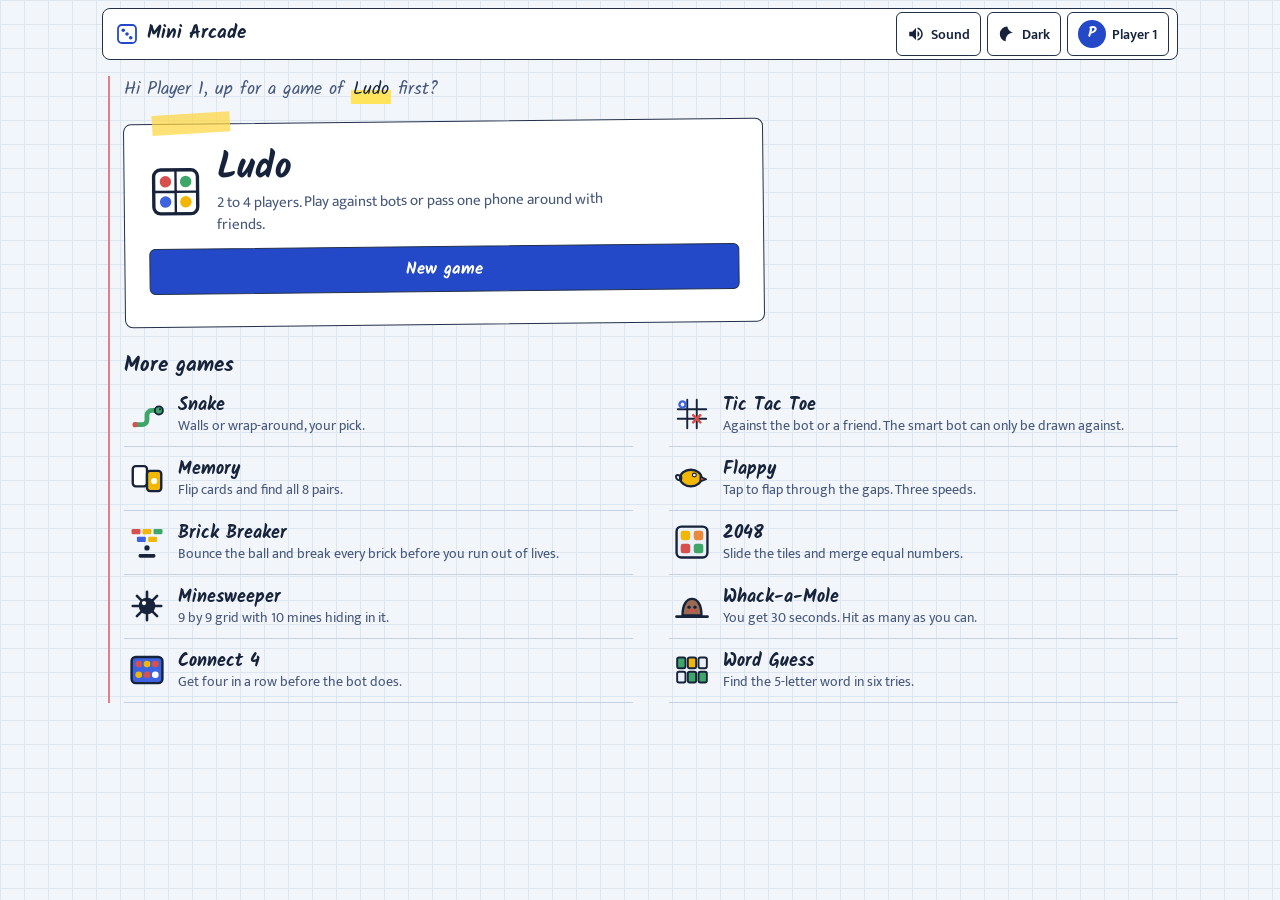
<file: index.html>
<!DOCTYPE html>
<html lang="en">
<head>
  <meta charset="UTF-8">
  <meta name="viewport" content="width=device-width, initial-scale=1.0, viewport-fit=cover, interactive-widget=resizes-content">
  <title>Mini Arcade</title>
  <meta name="description" content="Eleven small games that run in the browser and keep working offline.">
  <link rel="manifest" href="manifest.json">
  <meta name="theme-color" content="#f2f6fb">
  <meta name="mobile-web-app-capable" content="yes">
  <meta name="apple-mobile-web-app-capable" content="yes">
  <meta name="apple-mobile-web-app-status-bar-style" content="default">
  <link rel="apple-touch-icon" href="icons/maskable-512.png">
  <link rel="icon" href="icons/icon.svg" type="image/svg+xml">

  <link rel="preconnect" href="https://fonts.googleapis.com">
  <link rel="preconnect" href="https://fonts.gstatic.com" crossorigin>
  <link href="https://fonts.googleapis.com/css2?family=Kalam:wght@400;700&family=Mukta:wght@400;600;700&display=swap" rel="stylesheet">
  <link rel="stylesheet" href="style.css">

  <script>
    // set the theme before the page paints so it doesn't flash
    (function () {
      var saved = null;
      try { saved = localStorage.getItem('mini_arcade_theme') || localStorage.getItem('cae_settings_theme'); } catch (e) {}
      var dark = window.matchMedia('(prefers-color-scheme: dark)').matches;
      document.documentElement.setAttribute('data-theme', saved || (dark ? 'dark' : 'light'));
    })();
  </script>
</head>
<body>

  <!-- icons, used with <use href="#icon-name"> -->
  <svg xmlns="http://www.w3.org/2000/svg" style="display:none;" aria-hidden="true">
    <symbol id="icon-logo" viewBox="0 0 32 32">
      <rect x="4" y="4" width="24" height="24" rx="5" fill="none" stroke="currentColor" stroke-width="2.4"/>
      <circle cx="11" cy="11" r="2.4" fill="currentColor"/>
      <circle cx="16" cy="16" r="2.4" fill="currentColor"/>
      <circle cx="21" cy="21" r="2.4" fill="currentColor"/>
    </symbol>

    <symbol id="icon-sound-on" viewBox="0 0 24 24">
      <path fill="currentColor" d="M3 9v6h4l5 5V4L7 9H3zm13.5 3c0-1.77-1.02-3.29-2.5-4.03v8.05c1.48-.73 2.5-2.25 2.5-4.02zM14 3.23v2.06c2.89.86 5 3.54 5 6.71s-2.11 5.85-5 6.71v2.06c4.01-.91 7-4.49 7-8.77s-2.99-7.86-7-8.77z"/>
    </symbol>

    <symbol id="icon-sound-off" viewBox="0 0 24 24">
      <path fill="currentColor" d="M16.5 12c0-1.77-1.02-3.29-2.5-4.03v2.21l2.45 2.45c.03-.2.05-.41.05-.63zm2.5 0c0 .94-.2 1.82-.54 2.64l1.51 1.51C20.63 14.91 21 13.5 21 12c0-4.28-2.99-7.86-7-8.77v2.06c2.89.86 5 3.54 5 6.71zM4.27 3L3 4.27 7.73 9H3v6h4l5 5v-6.73l4.25 4.25c-.67.52-1.42.93-2.25 1.18v2.06c1.38-.31 2.63-.95 3.69-1.81L19.73 21 21 19.73l-9-9L4.27 3zM12 4L9.91 6.09 12 8.18V4z"/>
    </symbol>

    <symbol id="icon-theme-dark" viewBox="0 0 24 24">
      <path fill="currentColor" d="M12.3 2a10 10 0 0 0-1.9 19.8 10 10 0 0 1 11.6-11.6A10 10 0 0 1 12.3 2z"/>
    </symbol>

    <symbol id="icon-theme-light" viewBox="0 0 24 24">
      <circle cx="12" cy="12" r="4.5" fill="currentColor"/>
      <path d="M12 2v3M12 19v3M2 12h3M19 12h3M4.9 4.9l2.1 2.1M17 17l2.1 2.1M4.9 19.1L7 17M17 7l2.1-2.1" stroke="currentColor" stroke-width="2" stroke-linecap="round"/>
    </symbol>

    <symbol id="icon-pause" viewBox="0 0 24 24">
      <rect x="6" y="5" width="4" height="14" rx="1" fill="currentColor"/>
      <rect x="14" y="5" width="4" height="14" rx="1" fill="currentColor"/>
    </symbol>

    <symbol id="icon-quit" viewBox="0 0 24 24">
      <path d="M6 6l12 12M18 6L6 18" stroke="currentColor" stroke-width="2.6" stroke-linecap="round"/>
    </symbol>

    <symbol id="icon-game-ludo" viewBox="0 0 32 32">
      <rect x="3" y="3" width="26" height="26" rx="4" style="fill:var(--bg-panel)" stroke="currentColor" stroke-width="2"/>
      <circle cx="10" cy="10" r="3.4" fill="#d8504e"/>
      <circle cx="22" cy="10" r="3.4" fill="#3fa66a"/>
      <circle cx="22" cy="22" r="3.4" fill="#f2b705"/>
      <circle cx="10" cy="22" r="3.4" fill="#3d63e0"/>
      <path d="M16 3v26M3 16h26" stroke="currentColor" stroke-width="1.4"/>
    </symbol>

    <symbol id="icon-game-snake" viewBox="0 0 32 32">
      <path d="M6 25h6a4 4 0 0 0 4-4v-4a4 4 0 0 1 4-4h5" fill="none" stroke="#3fa66a" stroke-width="4" stroke-linecap="round"/>
      <circle cx="26" cy="13" r="3.4" fill="#3fa66a" stroke="currentColor" stroke-width="1.6"/>
      <circle cx="27" cy="12" r="0.9" fill="currentColor"/>
      <circle cx="6" cy="25" r="2.2" fill="#d8504e"/>
    </symbol>

    <symbol id="icon-game-tictactoe" viewBox="0 0 32 32">
      <path d="M12 4v24M20 4v24M4 12h24M4 20h24" stroke="currentColor" stroke-width="1.6" stroke-linecap="round"/>
      <circle cx="8" cy="8" r="2.6" fill="none" stroke="#3d63e0" stroke-width="2"/>
      <path d="M17 17l6 6m0-6l-6 6" stroke="#d8504e" stroke-width="2.2" stroke-linecap="round"/>
    </symbol>

    <symbol id="icon-game-memory" viewBox="0 0 32 32">
      <rect x="4" y="6" width="12" height="17" rx="2.5" style="fill:var(--bg-panel)" stroke="currentColor" stroke-width="2"/>
      <rect x="16" y="10" width="12" height="17" rx="2.5" fill="#f2b705" stroke="currentColor" stroke-width="2"/>
      <circle cx="22" cy="18.5" r="2.6" style="fill:var(--bg-panel)"/>
    </symbol>

    <symbol id="icon-game-flappy" viewBox="0 0 32 32">
      <ellipse cx="15" cy="16" rx="9" ry="7" fill="#f2b705" stroke="currentColor" stroke-width="2"/>
      <path d="M23 15l5 2-5 2z" fill="#d8504e" stroke="currentColor" stroke-width="1.4" stroke-linejoin="round"/>
      <circle cx="18" cy="13.5" r="1.6" style="fill:var(--bg-panel)" stroke="currentColor" stroke-width="1"/>
      <path d="M7 17c-2 2-4.5 0-4.5-2s2.5-2 4.5 0z" fill="none" stroke="currentColor" stroke-width="1.6"/>
    </symbol>

    <symbol id="icon-game-breakout" viewBox="0 0 32 32">
      <rect x="3" y="5" width="7.5" height="4.5" rx="1" fill="#d8504e"/>
      <rect x="12.2" y="5" width="7.5" height="4.5" rx="1" fill="#f2b705"/>
      <rect x="21.5" y="5" width="7.5" height="4.5" rx="1" fill="#3fa66a"/>
      <rect x="7.5" y="11.5" width="7.5" height="4.5" rx="1" fill="#3d63e0"/>
      <rect x="17" y="11.5" width="7.5" height="4.5" rx="1" fill="#f2b705"/>
      <circle cx="16" cy="21" r="2.2" fill="currentColor"/>
      <rect x="9" y="26" width="14" height="3.2" rx="1.2" fill="currentColor"/>
    </symbol>

    <symbol id="icon-game-2048" viewBox="0 0 32 32">
      <rect x="3" y="3" width="26" height="26" rx="4" style="fill:var(--bg-surface)" stroke="currentColor" stroke-width="2"/>
      <rect x="6.5" y="6.5" width="8" height="8" rx="2" fill="#f2b705"/>
      <rect x="17.5" y="6.5" width="8" height="8" rx="2" fill="#e8893c"/>
      <rect x="6.5" y="17.5" width="8" height="8" rx="2" fill="#d8504e"/>
      <rect x="17.5" y="17.5" width="8" height="8" rx="2" fill="#3fa66a"/>
    </symbol>

    <symbol id="icon-game-minesweeper" viewBox="0 0 32 32">
      <path d="M16 4v24M4 16h24M7.5 7.5l17 17M24.5 7.5l-17 17" stroke="currentColor" stroke-width="2.2" stroke-linecap="round"/>
      <circle cx="16" cy="16" r="7" fill="currentColor"/>
      <circle cx="13.5" cy="13.5" r="1.8" style="fill:var(--bg-panel)"/>
    </symbol>

    <symbol id="icon-game-mole" viewBox="0 0 32 32">
      <path d="M8 24c0-10 4-14 8-14s8 4 8 14z" fill="#9a6b52" stroke="currentColor" stroke-width="2" stroke-linejoin="round"/>
      <circle cx="13.5" cy="17" r="1.4" fill="currentColor"/>
      <circle cx="18.5" cy="17" r="1.4" fill="currentColor"/>
      <ellipse cx="16" cy="20" rx="2.4" ry="1.5" fill="#d8504e"/>
      <path d="M3 25h26" stroke="currentColor" stroke-width="2.4" stroke-linecap="round"/>
    </symbol>

    <symbol id="icon-game-connectfour" viewBox="0 0 32 32">
      <rect x="3" y="5" width="26" height="22" rx="3.5" fill="#3d63e0" stroke="currentColor" stroke-width="2"/>
      <circle cx="9" cy="11" r="2.8" fill="#d8504e"/>
      <circle cx="16" cy="11" r="2.8" fill="#f2b705"/>
      <circle cx="23" cy="11" r="2.8" fill="#d8504e"/>
      <circle cx="9" cy="20" r="2.8" fill="#f2b705"/>
      <circle cx="16" cy="20" r="2.8" fill="#d8504e"/>
      <circle cx="23" cy="20" r="2.8" style="fill:var(--bg-panel)"/>
    </symbol>

    <symbol id="icon-game-wordguess" viewBox="0 0 32 32">
      <rect x="3.5" y="5.5" width="7" height="9" rx="1.6" fill="#3fa66a" stroke="currentColor" stroke-width="1.6"/>
      <rect x="12.5" y="5.5" width="7" height="9" rx="1.6" fill="#f2b705" stroke="currentColor" stroke-width="1.6"/>
      <rect x="21.5" y="5.5" width="7" height="9" rx="1.6" style="fill:var(--bg-surface)" stroke="currentColor" stroke-width="1.6"/>
      <rect x="3.5" y="17.5" width="7" height="9" rx="1.6" style="fill:var(--bg-surface)" stroke="currentColor" stroke-width="1.6"/>
      <rect x="12.5" y="17.5" width="7" height="9" rx="1.6" fill="#3fa66a" stroke="currentColor" stroke-width="1.6"/>
      <rect x="21.5" y="17.5" width="7" height="9" rx="1.6" fill="#3fa66a" stroke="currentColor" stroke-width="1.6"/>
    </symbol>
  </svg>

  <canvas id="fxCanvas" class="fx-canvas" aria-hidden="true"></canvas>
  <div id="liveAnnouncer" class="sr-only" aria-live="polite" aria-atomic="true"></div>
  <div id="toast" class="toast" role="status"></div>

  <div class="arcade-container" id="mainShell">

    <header class="top-nav">
      <a href="#/" class="nav-brand" aria-label="Mini Arcade home">
        <svg class="brand-icon" aria-hidden="true"><use href="#icon-logo"/></svg>
        <span class="brand-text">Mini Arcade</span>
      </a>

      <div class="nav-actions">
        <button type="button" class="btn-nav-pill" id="btnAudioToggle" title="Sound on or off" aria-label="Sound on or off">
          <svg class="btn-icon-svg" id="iconAudioState" aria-hidden="true"><use href="#icon-sound-on"/></svg>
          <span class="btn-label-responsive" id="labelAudioState">Sound</span>
        </button>

        <button type="button" class="btn-nav-pill" id="btnThemeToggle" title="Switch light or dark" aria-label="Switch light or dark">
          <svg class="btn-icon-svg" id="iconThemeState" aria-hidden="true"><use href="#icon-theme-dark"/></svg>
          <span class="btn-label-responsive" id="labelThemeState">Dark</span>
        </button>

        <button type="button" class="btn-nav-pill" id="btnProfileDrawerOpen" title="Your profile" aria-label="Open your profile">
          <span class="avatar" id="navAvatar">P</span>
          <span class="btn-label-responsive" id="navName">Player 1</span>
        </button>
      </div>
    </header>

    <main id="viewLobby">
      <p class="intro-line" id="introLine"></p>

      <section class="hero-banner" aria-labelledby="heroTitle">
        <div class="hero-banner-top">
          <svg class="card-icon-svg" aria-hidden="true"><use href="#icon-game-ludo"/></svg>
          <div class="hero-info">
            <h2 id="heroTitle">Ludo</h2>
            <p>2 to 4 players. Play against bots or pass one phone around with friends.</p>
          </div>
        </div>
        <div class="hero-cta-group">
          <button type="button" class="btn-cta-primary" id="btnHeroNew">New game</button>
          <button type="button" class="btn-cta-secondary" id="btnHeroContinue" hidden>Continue</button>
        </div>
        <span class="card-meta-stat" id="metaLudoStat" style="text-align:left; max-width:none;"></span>
      </section>

      <section>
        <div class="lobby-header">
          <h2 class="section-title">More games</h2>
        </div>

        <ul class="game-grid" id="gameGridContainer">
          <li>
            <a class="game-card" href="#/game/snake" data-game="snake">
              <svg class="card-icon-svg" aria-hidden="true"><use href="#icon-game-snake"/></svg>
              <div class="game-card-content">
                <h3>Snake</h3>
                <p>Walls or wrap-around, your pick.</p>
              </div>
              <span class="card-meta-stat" id="metaSnakeStat"></span>
            </a>
          </li>
          <li>
            <a class="game-card" href="#/game/tictactoe" data-game="tictactoe">
              <svg class="card-icon-svg" aria-hidden="true"><use href="#icon-game-tictactoe"/></svg>
              <div class="game-card-content">
                <h3>Tic Tac Toe</h3>
                <p>Against the bot or a friend. The smart bot can only be drawn against.</p>
              </div>
              <span class="card-meta-stat" id="metaTttStat"></span>
            </a>
          </li>
          <li>
            <a class="game-card" href="#/game/memory" data-game="memory">
              <svg class="card-icon-svg" aria-hidden="true"><use href="#icon-game-memory"/></svg>
              <div class="game-card-content">
                <h3>Memory</h3>
                <p>Flip cards and find all 8 pairs.</p>
              </div>
              <span class="card-meta-stat" id="metaMemoryStat"></span>
            </a>
          </li>
          <li>
            <a class="game-card" href="#/game/flappy" data-game="flappy">
              <svg class="card-icon-svg" aria-hidden="true"><use href="#icon-game-flappy"/></svg>
              <div class="game-card-content">
                <h3>Flappy</h3>
                <p>Tap to flap through the gaps. Three speeds.</p>
              </div>
              <span class="card-meta-stat" id="metaFlappyStat"></span>
            </a>
          </li>
          <li>
            <a class="game-card" href="#/game/breakout" data-game="breakout">
              <svg class="card-icon-svg" aria-hidden="true"><use href="#icon-game-breakout"/></svg>
              <div class="game-card-content">
                <h3>Brick Breaker</h3>
                <p>Bounce the ball and break every brick before you run out of lives.</p>
              </div>
              <span class="card-meta-stat" id="metaBreakoutStat"></span>
            </a>
          </li>
          <li>
            <a class="game-card" href="#/game/twentyfortyeight" data-game="twentyfortyeight">
              <svg class="card-icon-svg" aria-hidden="true"><use href="#icon-game-2048"/></svg>
              <div class="game-card-content">
                <h3>2048</h3>
                <p>Slide the tiles and merge equal numbers.</p>
              </div>
              <span class="card-meta-stat" id="meta2048Stat"></span>
            </a>
          </li>
          <li>
            <a class="game-card" href="#/game/minesweeper" data-game="minesweeper">
              <svg class="card-icon-svg" aria-hidden="true"><use href="#icon-game-minesweeper"/></svg>
              <div class="game-card-content">
                <h3>Minesweeper</h3>
                <p>9 by 9 grid with 10 mines hiding in it.</p>
              </div>
              <span class="card-meta-stat" id="metaMinesweeperStat"></span>
            </a>
          </li>
          <li>
            <a class="game-card" href="#/game/mole" data-game="mole">
              <svg class="card-icon-svg" aria-hidden="true"><use href="#icon-game-mole"/></svg>
              <div class="game-card-content">
                <h3>Whack-a-Mole</h3>
                <p>You get 30 seconds. Hit as many as you can.</p>
              </div>
              <span class="card-meta-stat" id="metaMoleStat"></span>
            </a>
          </li>
          <li>
            <a class="game-card" href="#/game/connectfour" data-game="connectfour">
              <svg class="card-icon-svg" aria-hidden="true"><use href="#icon-game-connectfour"/></svg>
              <div class="game-card-content">
                <h3>Connect 4</h3>
                <p>Get four in a row before the bot does.</p>
              </div>
              <span class="card-meta-stat" id="metaC4Stat"></span>
            </a>
          </li>
          <li>
            <a class="game-card" href="#/game/wordguess" data-game="wordguess">
              <svg class="card-icon-svg" aria-hidden="true"><use href="#icon-game-wordguess"/></svg>
              <div class="game-card-content">
                <h3>Word Guess</h3>
                <p>Find the 5-letter word in six tries.</p>
              </div>
              <span class="card-meta-stat" id="metaWordStat"></span>
            </a>
          </li>
        </ul>
      </section>
    </main>

    <!-- the game itself is mounted in here -->
    <div id="viewArena" class="arena-overlay hidden" role="region" aria-label="Game">
      <header class="arena-dock-top">
        <button type="button" class="btn-nav-pill" id="btnArenaPause" aria-label="Pause">
          <svg class="btn-icon-svg" aria-hidden="true"><use href="#icon-pause"/></svg>
          <span class="dock-btn-label">Pause</span>
        </button>
        <h2 class="arena-game-title" id="arenaGameTitle">Game</h2>
        <button type="button" class="btn-nav-pill" id="btnArenaQuit" aria-label="Quit game">
          <svg class="btn-icon-svg" aria-hidden="true"><use href="#icon-quit"/></svg>
          <span class="dock-btn-label">Quit</span>
        </button>
      </header>

      <div class="arena-viewport-container" id="arenaViewport"></div>
    </div>
  </div>

  <!-- rules and options, shown before a game starts -->
  <dialog id="dialogBriefing" class="sheet">
    <div class="dialog-card">
      <h2 id="briefingGameTitle">How to play</h2>
      <ul class="briefing-bullet-list" id="briefingRulesList"></ul>
      <div id="briefingCustomOptions"></div>
      <div class="dialog-actions-row">
        <button type="button" class="btn-dialog-secondary" id="btnBriefingCancel">Back</button>
        <button type="button" class="btn-dialog-primary" id="btnBriefingLaunch">Start</button>
      </div>
    </div>
  </dialog>

  <dialog id="dialogPause" class="sheet">
    <div class="dialog-card">
      <h2>Paused</h2>
      <p id="pauseText">Take your time. The game is waiting.</p>
      <div class="dialog-actions-col">
        <button type="button" class="btn-dialog-primary" id="btnPauseResume">Resume</button>
        <button type="button" class="btn-dialog-secondary" id="btnPauseSaveExit">Save and exit</button>
        <button type="button" class="btn-dialog-secondary" id="btnPauseRestart">Restart</button>
        <button type="button" class="btn-dialog-danger" id="btnPauseQuit">Quit game</button>
      </div>
    </div>
  </dialog>

  <dialog id="dialogConfirmQuit" class="sheet">
    <div class="dialog-card">
      <h2>Quit this game?</h2>
      <p id="confirmQuitText">Your progress in this round will be lost.</p>
      <div class="dialog-actions-row">
        <button type="button" class="btn-dialog-secondary" id="btnQuitCancel">Keep playing</button>
        <button type="button" class="btn-dialog-danger" id="btnQuitConfirm">Quit</button>
      </div>
    </div>
  </dialog>

  <dialog id="dialogOutcome" class="sheet">
    <div class="dialog-card">
      <h2 id="outcomeTitle">Game over</h2>
      <p id="outcomeSubtitle"></p>
      <div class="dialog-actions-row">
        <button type="button" class="btn-dialog-secondary" id="btnOutcomeLobby">Back to lobby</button>
        <button type="button" class="btn-dialog-primary" id="btnOutcomeReplay">Play again</button>
      </div>
    </div>
  </dialog>

  <aside id="profileDrawer" class="profile-drawer" role="dialog" aria-modal="true" aria-label="Your profile">
    <div class="drawer-header">
      <h3>Profile</h3>
      <button type="button" class="btn-nav-pill" id="btnProfileDrawerClose" aria-label="Close profile">
        <svg class="btn-icon-svg" aria-hidden="true"><use href="#icon-quit"/></svg>
      </button>
    </div>
    <div class="drawer-body">
      <div class="drawer-user-card">
        <span class="avatar large" id="drawerAvatar">P</span>
        <h4 id="drawerName">Player 1</h4>
      </div>

      <div>
        <label for="inputCallsign" class="field-label">Your name (up to 14 letters)</label>
        <input type="text" id="inputCallsign" maxlength="14" autocomplete="off" autocorrect="off" spellcheck="false">
      </div>

      <div>
        <span class="field-label">Avatar colour</span>
        <div class="swatch-row" id="swatchRow"></div>
      </div>

      <div>
        <h4 class="section-subhead">Your scores</h4>
        <div class="stat-rows" id="statRows"></div>
      </div>

      <div>
        <h4 class="section-subhead">Last few games</h4>
        <div id="historyList"></div>
      </div>
    </div>
  </aside>
  <div id="drawerBackdrop" class="drawer-backdrop" aria-hidden="true"></div>

  <script type="module" src="js/app.js"></script>
</body>
</html>
</file>
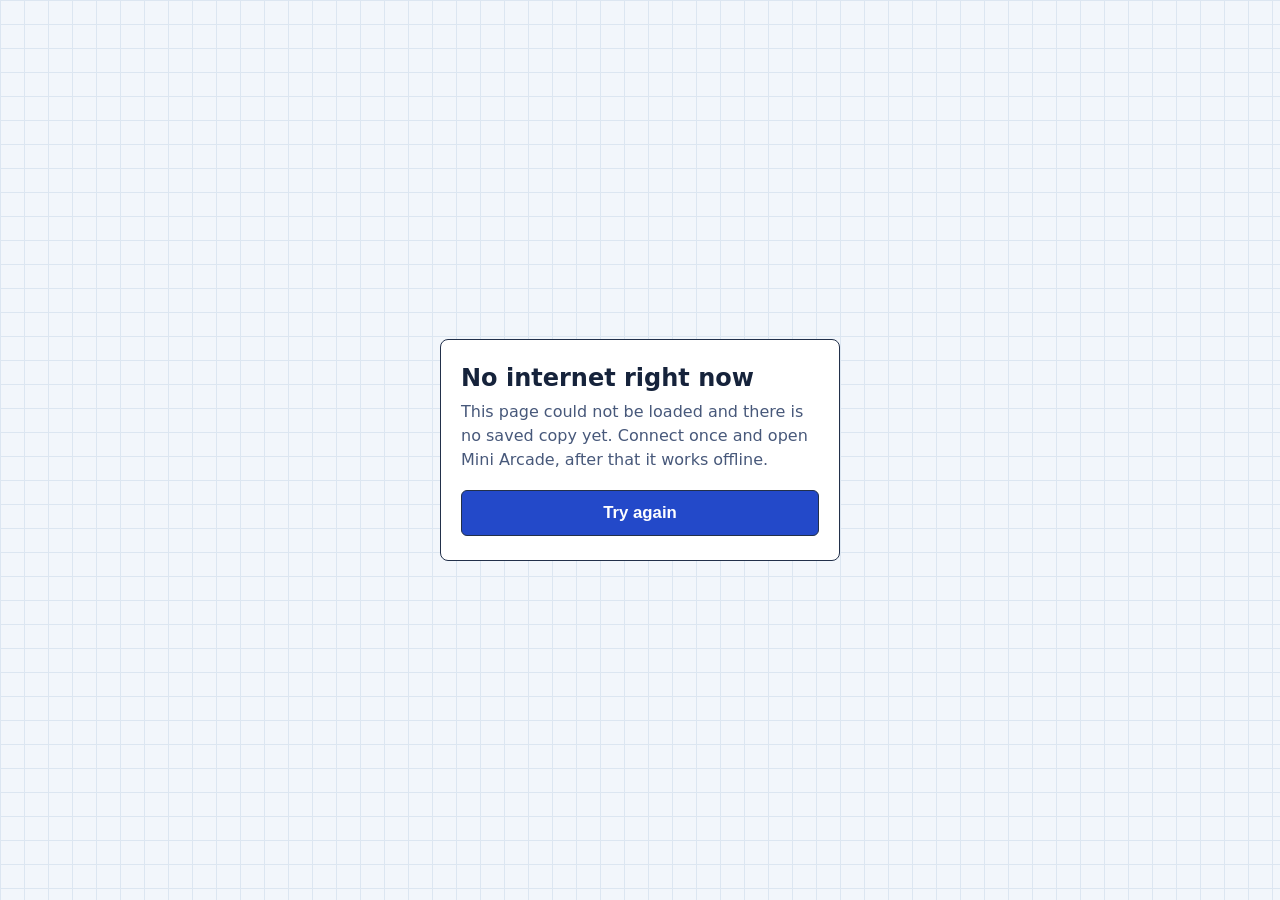
<file: offline.html>
<!DOCTYPE html>
<html lang="en">
<head>
  <meta charset="UTF-8">
  <meta name="viewport" content="width=device-width, initial-scale=1.0">
  <title>Mini Arcade is offline</title>
  <style>
    * { box-sizing: border-box; margin: 0; padding: 0; }
    body {
      min-height: 100vh;
      display: flex;
      align-items: center;
      justify-content: center;
      padding: 24px;
      background-color: #f2f6fb;
      background-image:
        linear-gradient(#dce6f1 1px, transparent 1px),
        linear-gradient(90deg, #dce6f1 1px, transparent 1px);
      background-size: 24px 24px;
      color: #16233b;
      font-family: system-ui, -apple-system, 'Segoe UI', Roboto, sans-serif;
    }
    .card {
      width: 100%;
      max-width: 400px;
      padding: 24px 20px;
      background: #fff;
      border: 1.5px solid #22304a;
      border-radius: 8px;
    }
    h1 { font-size: 1.5rem; margin-bottom: 8px; }
    p { color: #47587a; line-height: 1.5; margin-bottom: 18px; }
    button {
      width: 100%;
      min-height: 46px;
      background: #2349c9;
      color: #fff;
      border: 1.5px solid #22304a;
      border-radius: 6px;
      font-size: 1.05rem;
      font-weight: 700;
      cursor: pointer;
    }
  </style>
</head>
<body>
  <div class="card">
    <h1>No internet right now</h1>
    <p>This page could not be loaded and there is no saved copy yet. Connect once and open Mini Arcade, after that it works offline.</p>
    <button type="button" onclick="location.reload()">Try again</button>
  </div>
</body>
</html>
</file>
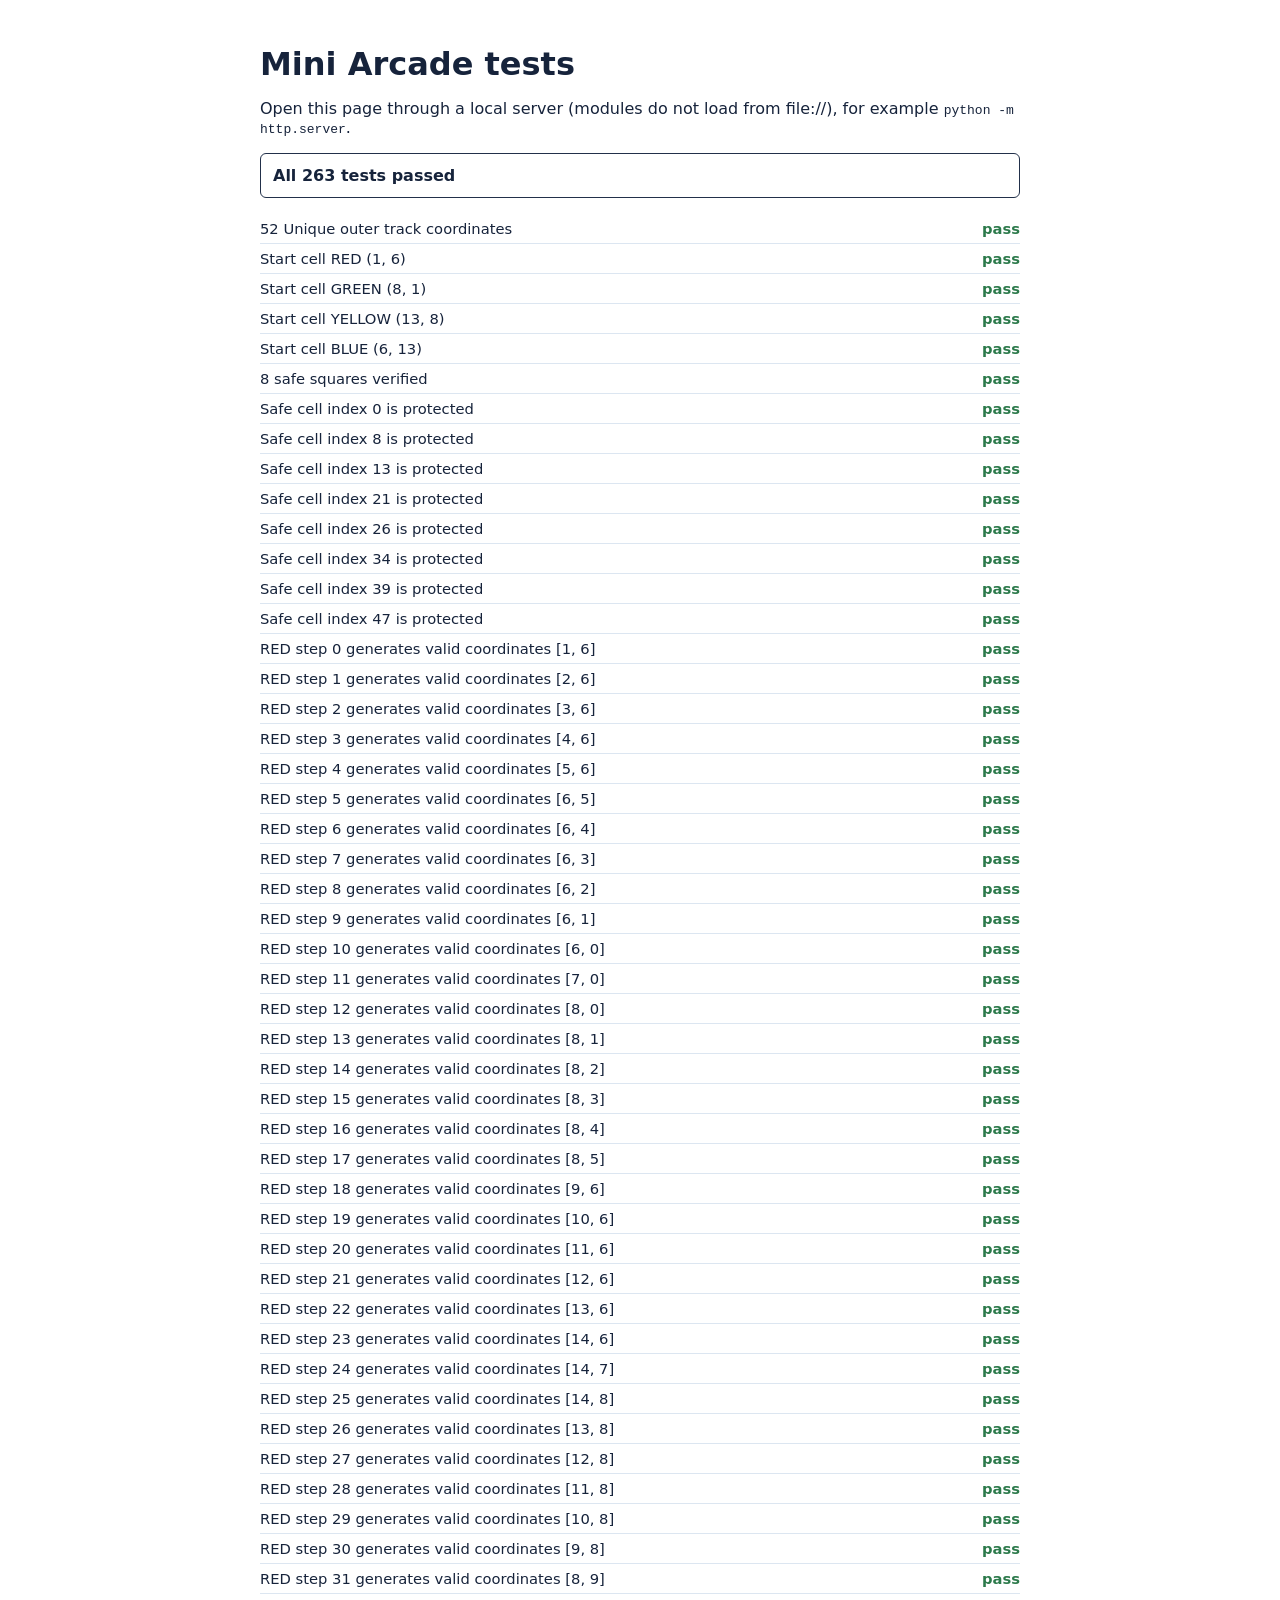
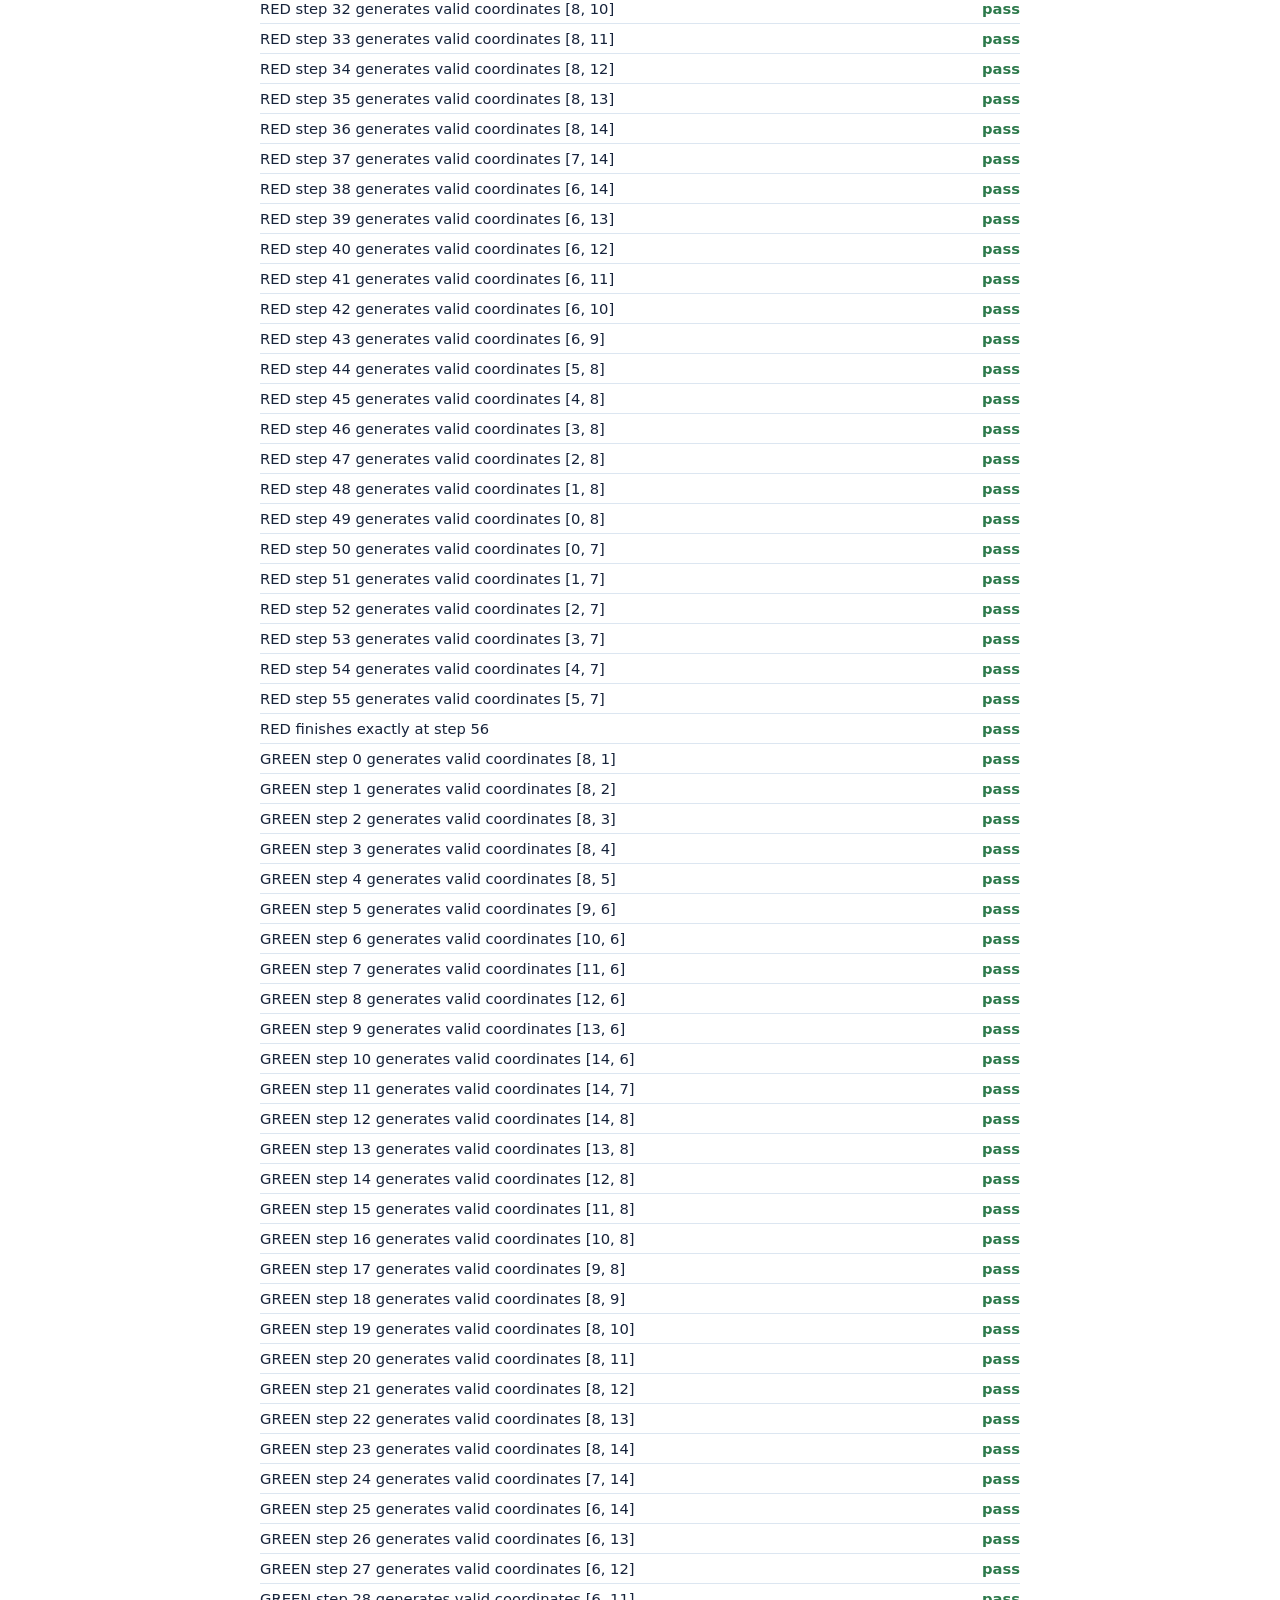
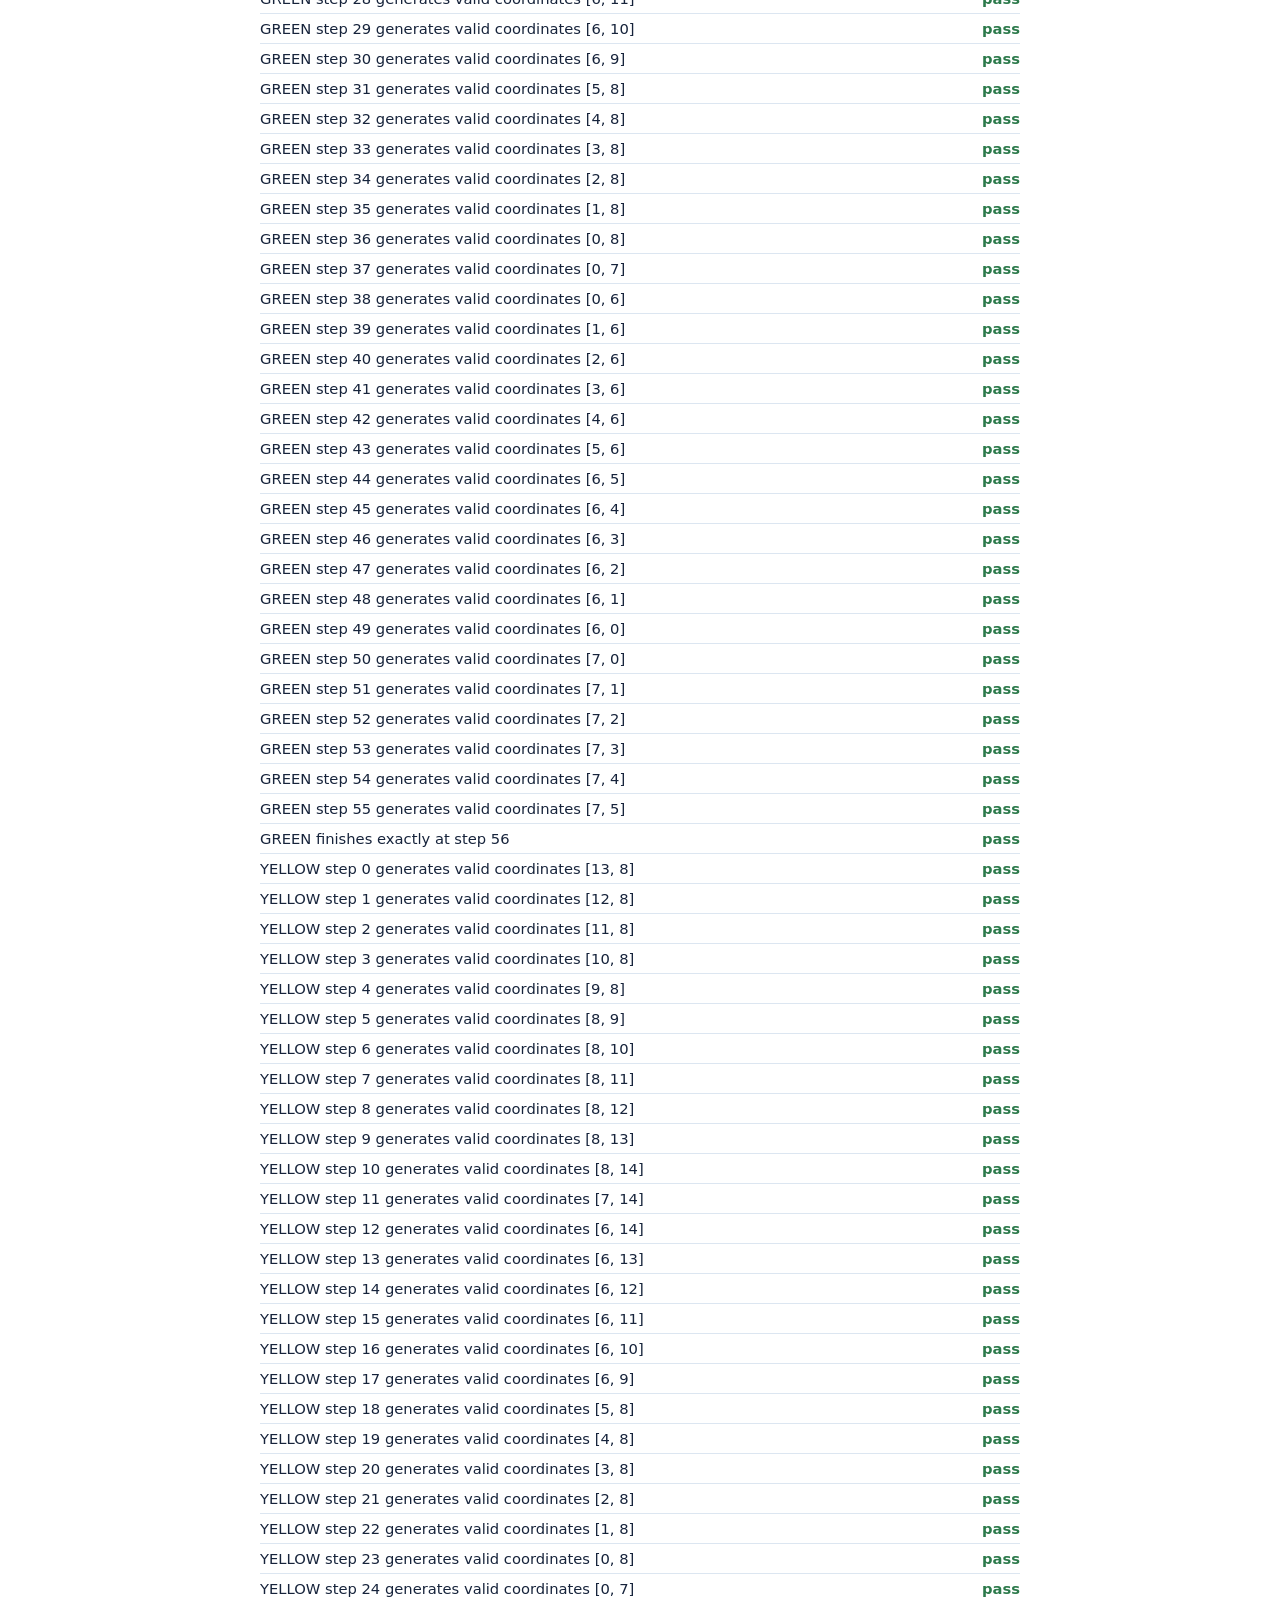
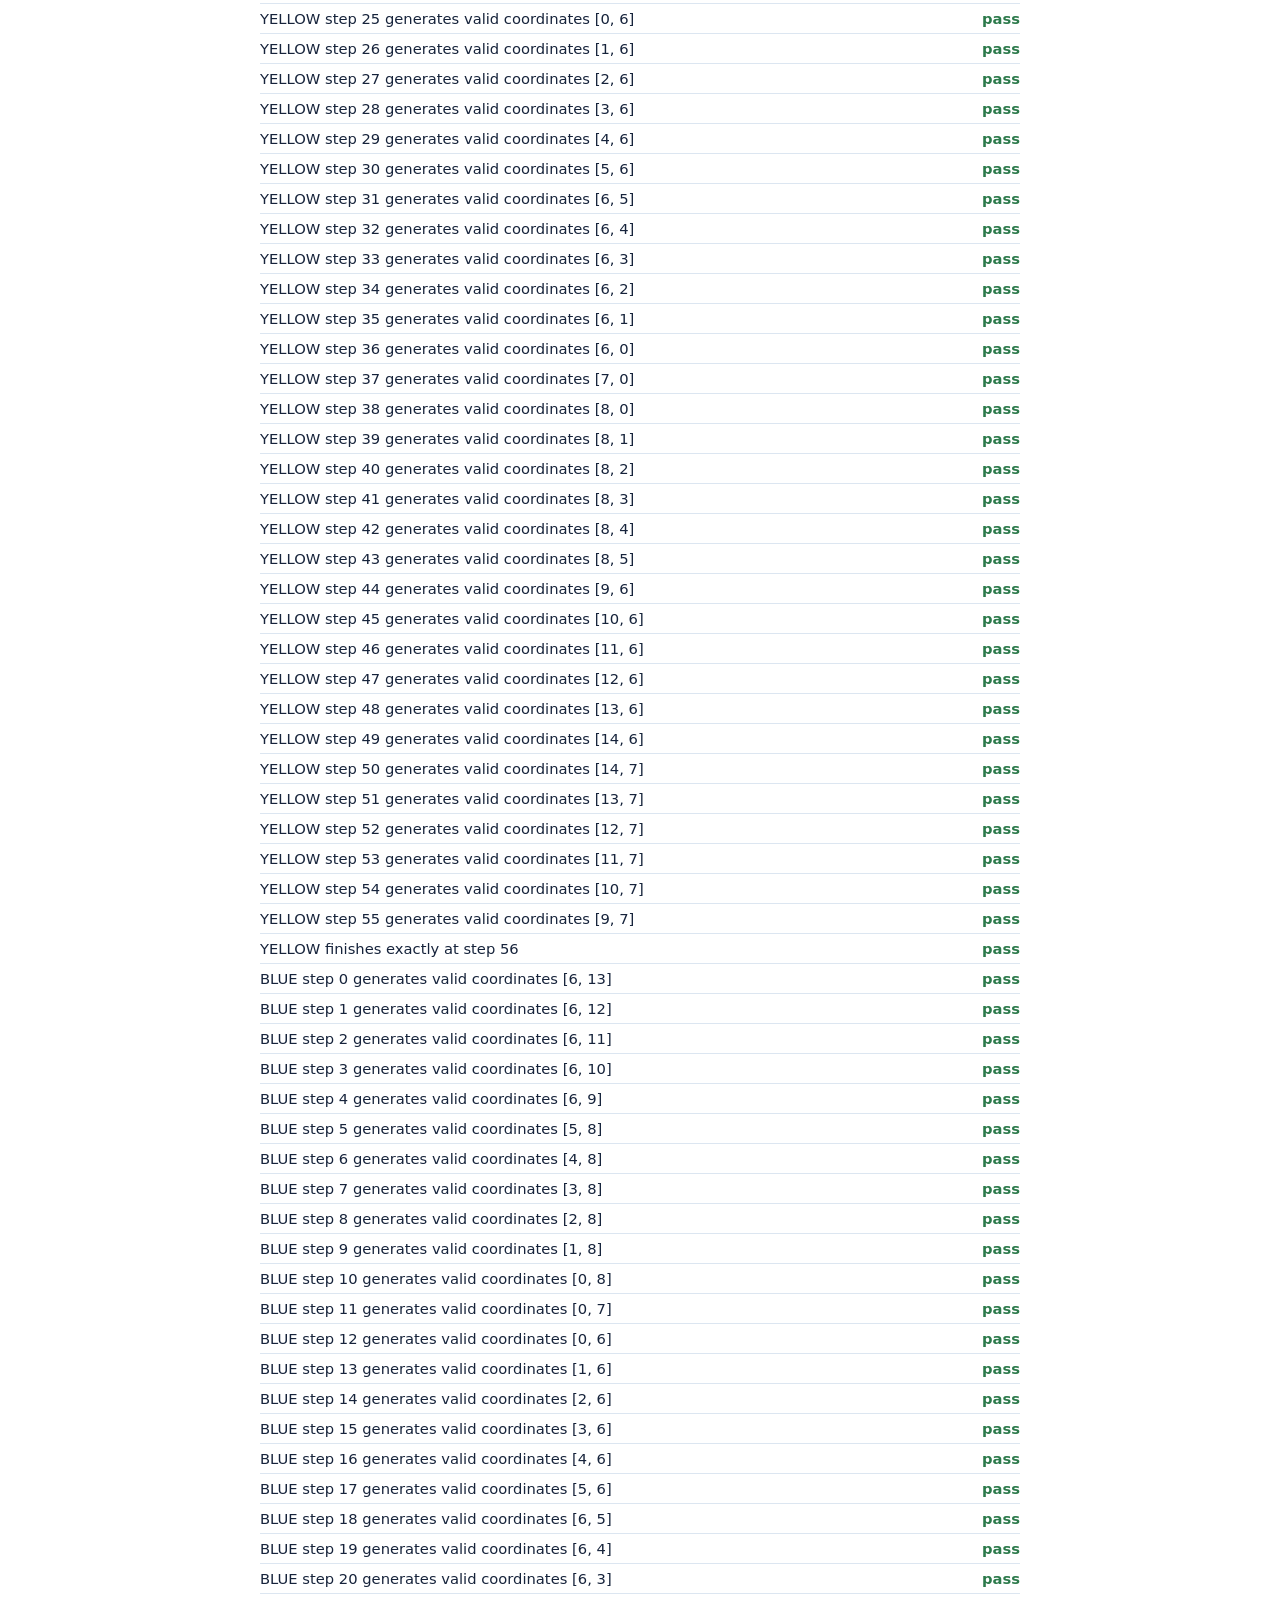
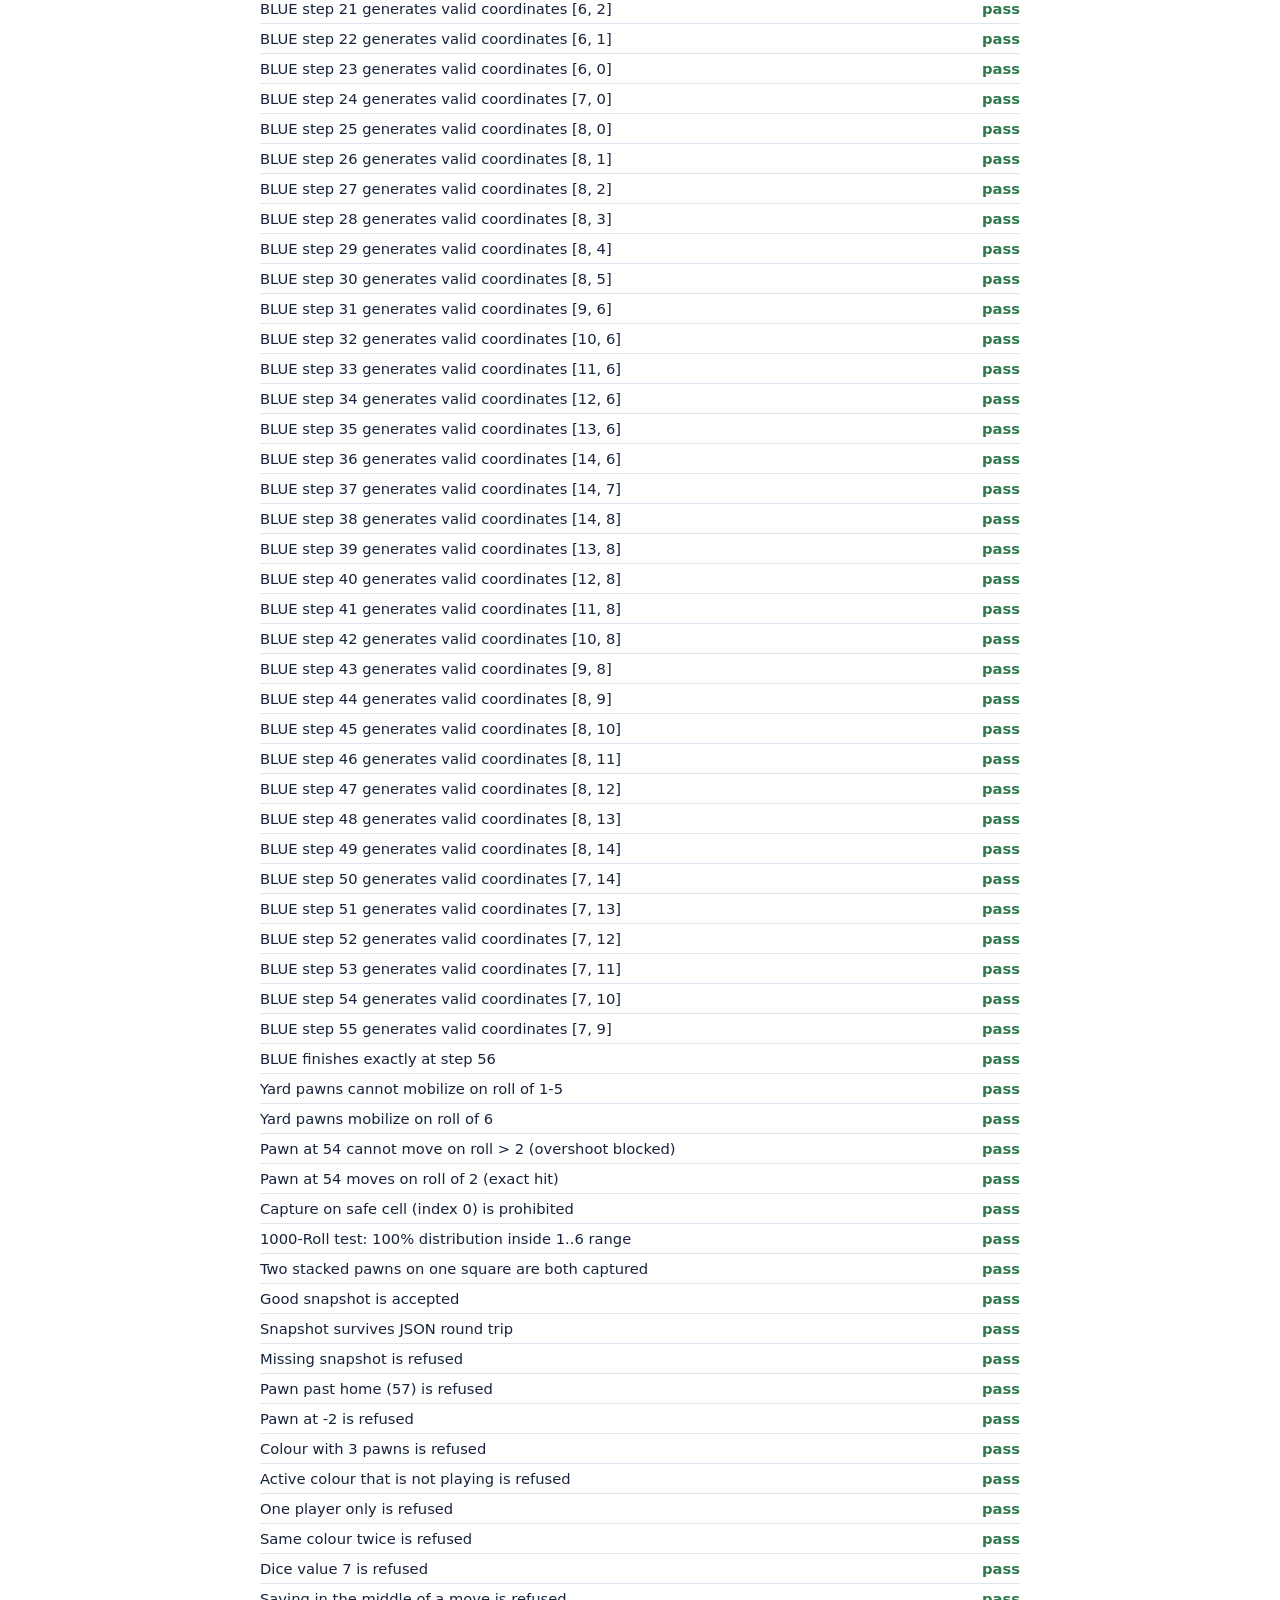
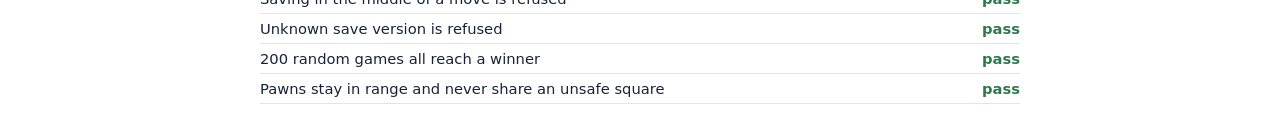
<file: tests/tests.html>
<!DOCTYPE html>
<html lang="en">
<head>
  <meta charset="UTF-8">
  <title>Mini Arcade tests</title>
  <style>
    body { font-family: system-ui, sans-serif; padding: 24px; max-width: 760px; margin: 0 auto; color: #16233b; }
    h1 { margin-bottom: 12px; }
    .row { display: flex; justify-content: space-between; gap: 16px; padding: 6px 0; border-bottom: 1px solid #dce6f1; font-size: 0.92rem; }
    .pass { color: #2c7a4b; font-weight: 700; }
    .fail { color: #c23b3b; font-weight: 700; }
    #summary { margin: 16px 0; padding: 12px; border: 1.5px solid #22304a; border-radius: 6px; font-weight: 700; }
  </style>
</head>
<body>
  <h1>Mini Arcade tests</h1>
  <p>Open this page through a local server (modules do not load from file://), for example <code>python -m http.server</code>.</p>
  <div id="summary">Running...</div>
  <div id="results"></div>

  <script type="module">
    import { runLudoTests } from './ludo-rules.test.js';

    const results = runLudoTests();
    const failed = results.filter(r => !r.pass);

    document.getElementById('summary').textContent =
      failed.length === 0 ? `All ${results.length} tests passed` : `${failed.length} of ${results.length} tests failed`;

    // failures first, so they are the first thing you see
    const rows = [...failed, ...results.filter(r => r.pass)];
    document.getElementById('results').innerHTML = rows.map(r => `
      <div class="row"><span>${r.name}</span><span class="${r.pass ? 'pass' : 'fail'}">${r.pass ? 'pass' : 'FAIL'}</span></div>
    `).join('');
  </script>
</body>
</html>
</file>
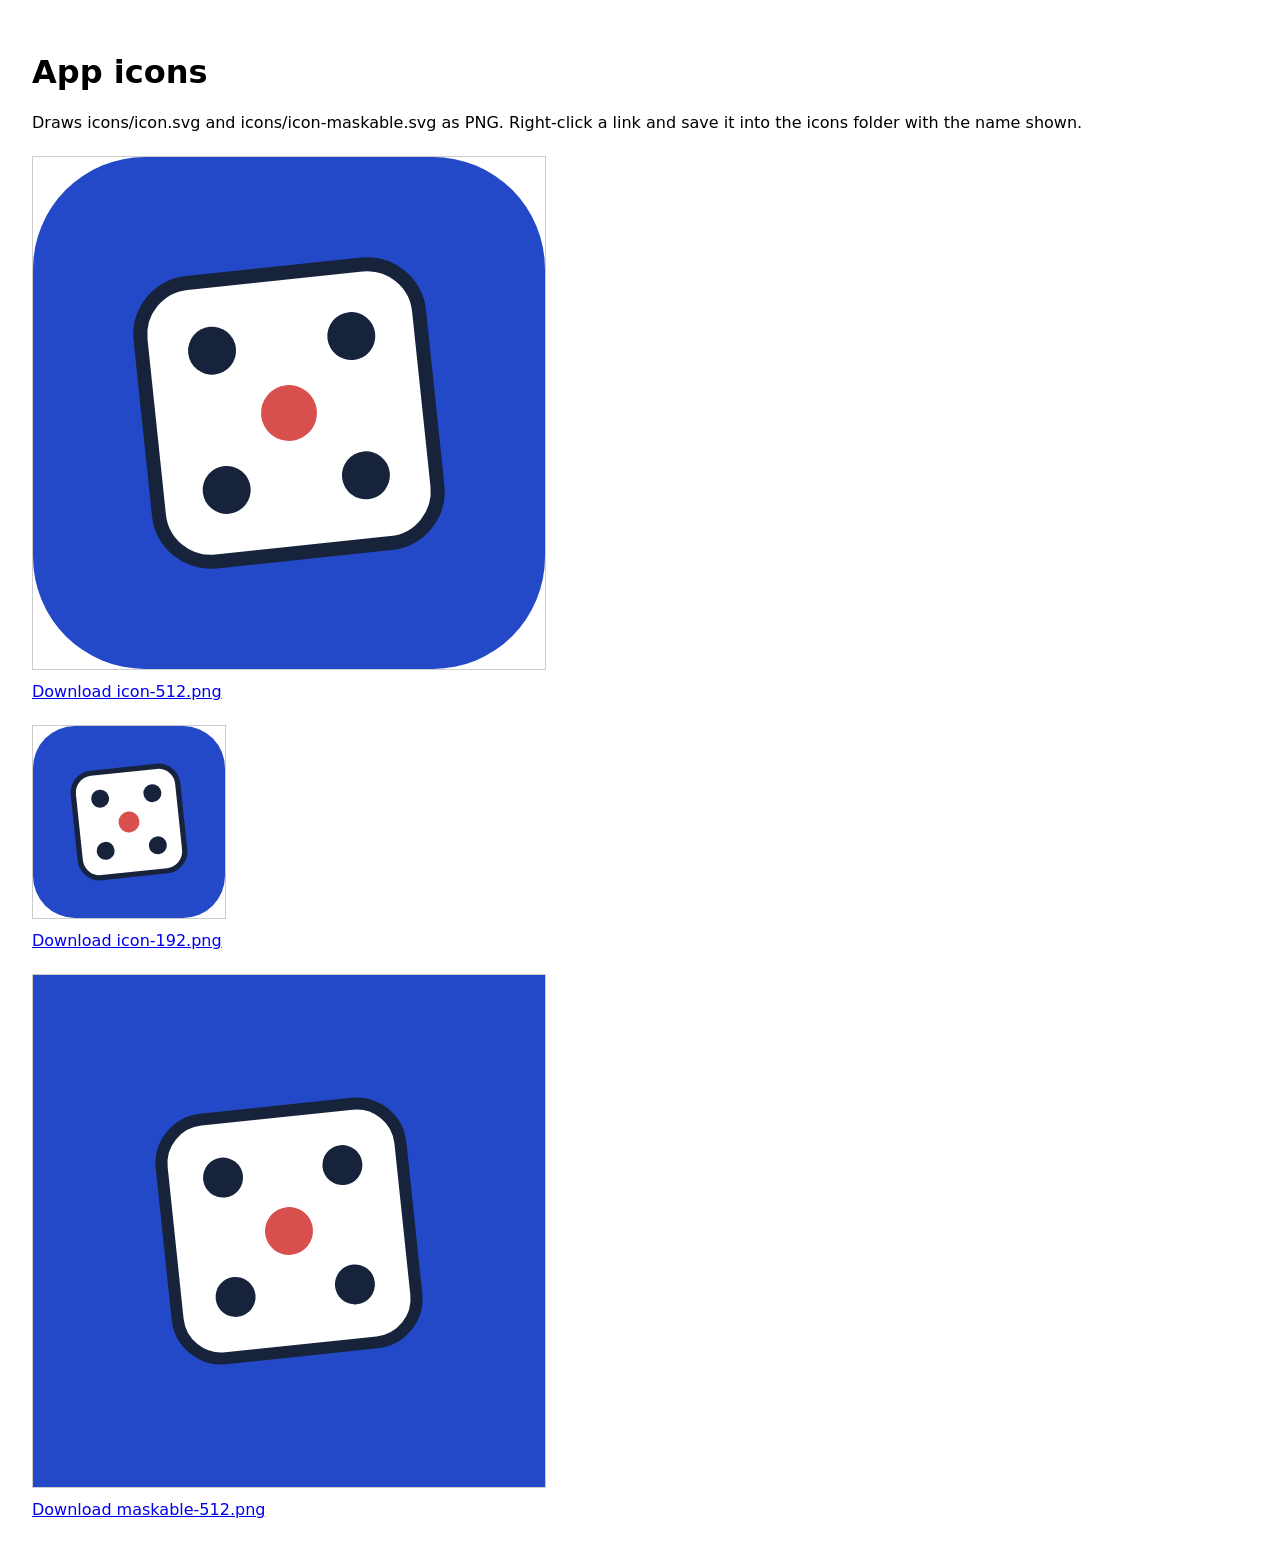
<file: tools/make-icons.html>
<!DOCTYPE html>
<html lang="en">
<head>
  <meta charset="UTF-8">
  <title>Make the app icons</title>
  <style>
    body { font-family: system-ui, sans-serif; padding: 24px; }
    canvas { border: 1px solid #ccc; margin: 8px 8px 8px 0; }
    a { display: block; margin-bottom: 16px; }
  </style>
</head>
<body>
  <h1>App icons</h1>
  <p>Draws icons/icon.svg and icons/icon-maskable.svg as PNG. Right-click a link and save it into the icons folder with the name shown.</p>
  <div id="out"></div>

  <script>
    const jobs = [
      { svg: '../icons/icon.svg', size: 192, name: 'icon-192.png' },
      { svg: '../icons/icon.svg', size: 512, name: 'icon-512.png' },
      { svg: '../icons/icon-maskable.svg', size: 512, name: 'maskable-512.png' }
    ];

    for (const job of jobs) {
      const img = new Image();
      img.onload = () => {
        const canvas = document.createElement('canvas');
        canvas.width = canvas.height = job.size;
        canvas.getContext('2d').drawImage(img, 0, 0, job.size, job.size);

        const link = document.createElement('a');
        link.href = canvas.toDataURL('image/png');
        link.download = job.name;
        link.textContent = `Download ${job.name}`;

        const out = document.getElementById('out');
        out.append(canvas, link);
      };
      img.src = job.svg;
    }
  </script>
</body>
</html>
</file>
<file: style.css>
/* Mini Arcade
   Graph-paper notebook look. Phone first, then wider screens.
   If you want a different colour, change it in :root / [data-theme] below, not in the rules. */

:root {
  /* paper */
  --bg-base: #f2f6fb;
  --bg-panel: #ffffff;
  --bg-surface: #eaf0f8;
  --bg-surface-hover: #dde7f3;
  --grid-line: #dce6f1;
  --margin-line: #e0626b;

  /* ink */
  --border-line: #c5d2e1;
  --border-strong: #22304a;
  --text-main: #16233b;
  --text-sub: #47587a;
  --text-dim: #5f6f8c;
  --text-inverse: #ffffff;

  /* pen colours */
  --brand-accent: #2349c9;
  --accent-soft: #e3eafb;
  --status-loss: #c23b3b;
  --status-win: #2c7a4b;
  --status-coin: #8a6a00;
  --highlight: #ffe45c;

  --shadow-offset: 0 2px 0 var(--border-line);
  --shadow-offset-lg: 0 3px 0 var(--border-line);

  --font-hand: 'Kalam', 'Noto Sans Devanagari', 'Segoe UI', system-ui, sans-serif;
  --font-body: 'Mukta', 'Noto Sans Devanagari', system-ui, -apple-system, 'Segoe UI', Roboto, sans-serif;

  --radius-btn: 6px;
  --radius-card: 8px;
  --nav-height: 52px;
  --app-max-width: 1100px;

  --sat: env(safe-area-inset-top, 0px);
  --sar: env(safe-area-inset-right, 0px);
  --sab: env(safe-area-inset-bottom, 0px);
  --sal: env(safe-area-inset-left, 0px);

  /* square boards use this, portrait canvases use --board-h */
  --board-size: min(88vw, calc(100dvh - 190px), 400px);
  --board-h: max(240px, min(calc(100dvh - 270px), 520px, calc((100vw - 40px) * 1.15)));
}

[data-theme="dark"] {
  --bg-base: #10151d;
  --bg-panel: #171e29;
  --bg-surface: #202a38;
  --bg-surface-hover: #2a3647;
  --grid-line: #1a222e;
  --margin-line: #8e3a42;

  --border-line: #2c384a;
  --border-strong: #4a5a73;
  --text-main: #e8edf5;
  --text-sub: #aab6c9;
  --text-dim: #8493ab;
  --text-inverse: #0e1420;

  --brand-accent: #8ba8ff;
  --accent-soft: #1f2b4a;
  --status-loss: #ff8080;
  --status-win: #6fd39a;
  --status-coin: #f2c94c;
  --highlight: rgba(255, 228, 92, 0.28);
}

/* ---------- reset and base ---------- */

*, *::before, *::after {
  box-sizing: border-box;
  margin: 0;
  padding: 0;
  -webkit-tap-highlight-color: transparent;
}

html {
  min-height: 100%;
  overflow-x: hidden;
}

body {
  width: 100%;
  min-height: 100dvh;
  background-color: var(--bg-base);
  background-image:
    linear-gradient(var(--grid-line) 1px, transparent 1px),
    linear-gradient(90deg, var(--grid-line) 1px, transparent 1px);
  background-size: 24px 24px;
  color: var(--text-main);
  font-family: var(--font-body);
  font-size: 16px;
  line-height: 1.45;
  user-select: none;
  -webkit-user-select: none;
  touch-action: manipulation;
}

body.game-open {
  overflow: hidden;
  overscroll-behavior: none;
}

h1, h2, h3, h4 {
  font-family: var(--font-hand);
  font-weight: 700;
  line-height: 1.25;
}

input, textarea, select {
  user-select: text;
  -webkit-user-select: text;
  font-family: inherit;
  font-size: 16px; /* anything smaller makes iOS zoom in */
}

button {
  font-family: inherit;
  color: inherit;
  border: none;
  background: none;
  cursor: pointer;
  touch-action: manipulation;
}

a {
  color: inherit;
  text-decoration: none;
}

:focus-visible {
  outline: 2px solid var(--brand-accent);
  outline-offset: 2px;
}

[hidden] {
  display: none !important;
}

.fx-canvas {
  position: fixed;
  inset: 0;
  z-index: 9998;
  pointer-events: none;
}

.sr-only {
  position: absolute;
  width: 1px;
  height: 1px;
  padding: 0;
  margin: -1px;
  overflow: hidden;
  clip: rect(0, 0, 0, 0);
  border: 0;
}

/* ---------- shell and top bar ---------- */

.arcade-container {
  width: 100%;
  max-width: var(--app-max-width);
  margin: 0 auto;
  padding: calc(8px + var(--sat)) calc(12px + var(--sar)) calc(32px + var(--sab)) calc(12px + var(--sal));
  position: relative;
  z-index: 10;
}

.top-nav {
  height: var(--nav-height);
  display: flex;
  align-items: center;
  justify-content: space-between;
  gap: 8px;
  padding: 0 8px 0 12px;
  background: var(--bg-panel);
  border: 1.5px solid var(--border-strong);
  border-radius: var(--radius-card);
  margin-bottom: 16px;
}

.nav-brand {
  display: flex;
  align-items: center;
  gap: 8px;
  min-width: 0;
}

.brand-icon {
  width: 24px;
  height: 24px;
  flex-shrink: 0;
  color: var(--brand-accent);
}

.brand-text {
  font-family: var(--font-hand);
  font-weight: 700;
  font-size: 1.2rem;
  white-space: nowrap;
}

.nav-actions {
  display: flex;
  align-items: center;
  gap: 6px;
  flex-shrink: 0;
}

/* the small all-purpose button used in the top bar and inside the games */
.btn-nav-pill {
  min-width: 44px;
  height: 44px;
  padding: 0 10px;
  background: var(--bg-panel);
  border: 1.5px solid var(--border-strong);
  border-radius: var(--radius-btn);
  color: var(--text-main);
  font-size: 0.88rem;
  font-weight: 600;
  display: inline-flex;
  align-items: center;
  justify-content: center;
  gap: 6px;
}

.btn-nav-pill:active {
  transform: translateY(1px);
  background: var(--bg-surface);
}

.btn-nav-pill:disabled {
  opacity: 0.45;
  cursor: default;
}

.btn-nav-pill.is-on {
  background: var(--accent-soft);
  border-color: var(--brand-accent);
  color: var(--brand-accent);
  box-shadow: inset 0 -3px 0 var(--brand-accent);
}

.btn-icon-svg {
  width: 18px;
  height: 18px;
  flex-shrink: 0;
}

.btn-label-responsive {
  display: none;
}

.avatar {
  width: 28px;
  height: 28px;
  border-radius: 50%;
  background: var(--brand-accent);
  color: #fff;
  font-family: var(--font-hand);
  font-weight: 700;
  font-size: 0.95rem;
  line-height: 1;
  display: inline-flex;
  align-items: center;
  justify-content: center;
  flex-shrink: 0;
  text-transform: uppercase;
}

[data-theme="dark"] .avatar {
  color: #0e1420;
}

.avatar.large {
  width: 48px;
  height: 48px;
  font-size: 1.5rem;
}

/* ---------- lobby ---------- */

/* red margin line down the left, like a school copy */
#viewLobby {
  position: relative;
  padding-left: 22px;
}

#viewLobby::before {
  content: "";
  position: absolute;
  left: 6px;
  top: 0;
  bottom: 0;
  width: 2px;
  background: var(--margin-line);
  opacity: 0.8;
}

.intro-line {
  font-family: var(--font-hand);
  font-size: 1.15rem;
  color: var(--text-sub);
  margin-bottom: 18px;
}

.intro-line mark {
  background: linear-gradient(transparent 55%, var(--highlight) 55%);
  color: var(--text-main);
  padding: 0 2px;
}

/* Ludo gets the one loud spot on the page: a card taped to the paper */
.hero-banner {
  position: relative;
  background: var(--bg-panel);
  border: 1.5px solid var(--border-strong);
  border-radius: var(--radius-card);
  padding: 18px 16px 16px;
  margin: 8px 0 28px;
  transform: rotate(-0.6deg);
  display: grid;
  gap: 12px;
}

.hero-banner::before {
  content: "";
  position: absolute;
  top: -11px;
  left: 28px;
  width: 78px;
  height: 20px;
  background: rgba(255, 214, 64, 0.72);
  transform: rotate(-3deg);
}

.hero-banner-top {
  display: flex;
  align-items: center;
  gap: 14px;
}

.hero-banner .card-icon-svg {
  width: 54px;
  height: 54px;
}

.hero-info h2 {
  font-size: clamp(1.7rem, 7vw, 2.3rem);
}

.hero-info p {
  color: var(--text-sub);
  font-size: 0.95rem;
  max-width: 46ch;
}

.hero-cta-group {
  display: flex;
  gap: 8px;
  flex-wrap: wrap;
}

.btn-cta-primary,
.btn-cta-secondary {
  flex: 1;
  min-width: 120px;
  min-height: 46px;
  padding: 0 16px;
  border: 1.5px solid var(--border-strong);
  border-radius: var(--radius-btn);
  font-family: var(--font-hand);
  font-size: 1.05rem;
  font-weight: 700;
  display: inline-flex;
  align-items: center;
  justify-content: center;
  text-align: center;
}

.btn-cta-primary {
  background: var(--brand-accent);
  color: var(--text-inverse);
}

.btn-cta-secondary {
  background: var(--bg-panel);
  color: var(--text-main);
}

.btn-cta-primary:active,
.btn-cta-secondary:active {
  transform: translateY(1px);
  filter: brightness(0.94);
}

.btn-cta-primary:disabled {
  opacity: 0.5;
  cursor: default;
}

.lobby-header {
  margin-bottom: 4px;
}

.section-title {
  font-size: 1.3rem;
}

/* games are ruled lines in the copy, not cards */
.game-grid {
  list-style: none;
  display: flex;
  flex-direction: column;
}

.game-card {
  display: flex;
  align-items: center;
  gap: 12px;
  min-height: 64px;
  padding: 10px 4px;
  border-bottom: 1.5px solid var(--border-line);
  min-width: 0;
}

.game-card:active {
  background: var(--bg-surface);
}

.card-icon-svg {
  width: 38px;
  height: 38px;
  flex-shrink: 0;
}

.game-card-content {
  flex: 1;
  min-width: 0;
}

.game-card h3 {
  font-size: 1.15rem;
}

.game-card p {
  color: var(--text-sub);
  font-size: 0.88rem;
  line-height: 1.3;
}

.card-meta-stat {
  flex-shrink: 0;
  max-width: 34%;
  text-align: right;
  font-family: var(--font-hand);
  font-size: 0.95rem;
  color: var(--text-dim);
  line-height: 1.2;
}

/* ---------- game screen ---------- */

.arena-overlay {
  position: fixed;
  inset: 0;
  z-index: 600;
  background-color: var(--bg-base);
  background-image:
    linear-gradient(var(--grid-line) 1px, transparent 1px),
    linear-gradient(90deg, var(--grid-line) 1px, transparent 1px);
  background-size: 24px 24px;
  display: flex;
  flex-direction: column;
  padding: calc(6px + var(--sat)) calc(8px + var(--sar)) calc(6px + var(--sab)) calc(8px + var(--sal));
  height: 100dvh;
  overflow: hidden;
  overscroll-behavior: none;
}

.arena-overlay.hidden {
  display: none !important;
}

.arena-dock-top {
  height: 48px;
  display: flex;
  justify-content: space-between;
  align-items: center;
  gap: 8px;
  padding: 0 6px;
  background: var(--bg-panel);
  border: 1.5px solid var(--border-strong);
  border-radius: var(--radius-card);
  margin-bottom: 8px;
  flex-shrink: 0;
}

.arena-game-title {
  font-size: 1.2rem;
  text-align: center;
}

.dock-btn-label {
  display: none;
}

.arena-viewport-container {
  flex: 1;
  display: flex;
  align-items: safe center;
  justify-content: safe center;
  overflow-x: hidden;
  overflow-y: auto;
  -webkit-overflow-scrolling: touch;
  overscroll-behavior-y: contain;
  position: relative;
  min-height: 0;
  width: 100%;
}

.arena-viewport-container > * {
  max-width: 100%;
}

.arena-dual-layout {
  display: flex;
  flex-direction: column;
  align-items: center;
  justify-content: safe center;
  gap: 10px;
  width: 100%;
  min-height: 100%;
  padding: 2px 0 12px;
}

.arena-board-frame {
  background: var(--bg-panel);
  padding: 6px;
  border-radius: var(--radius-card);
  border: 1.5px solid var(--border-strong);
  display: flex;
  align-items: center;
  justify-content: center;
  max-width: 100%;
  touch-action: pan-y;
}

/* square canvases follow the board size, flappy and breakout are portrait */
.arena-board-frame canvas,
#snakeCanvas {
  display: block;
  width: var(--board-size);
  height: var(--board-size);
  max-width: 100%;
  aspect-ratio: 1 / 1;
  border-radius: 4px;
}

.arena-board-frame #flappyCanvas,
.arena-board-frame #breakoutCanvas {
  display: block;
  width: auto;
  height: var(--board-h);
  max-width: none;
  border-radius: 4px;
}

#flappyCanvas { aspect-ratio: 400 / 520; }
#breakoutCanvas { aspect-ratio: 440 / 520; }

.arena-side-controls {
  width: 100%;
  max-width: var(--board-size);
  display: flex;
  flex-direction: column;
  gap: 8px;
}

/* small info panels used inside the games */
.stat-box {
  background: var(--bg-panel);
  border: 1.5px solid var(--border-strong);
  border-radius: var(--radius-btn);
  padding: 10px 12px;
  display: flex;
  flex-direction: column;
  justify-content: center;
  gap: 2px;
  min-width: 0;
}

.stat-label {
  font-size: 0.82rem;
  font-weight: 600;
  color: var(--text-dim);
}

.stat-value {
  font-family: var(--font-hand);
  font-size: 1.35rem;
  font-weight: 700;
  line-height: 1.2;
  color: var(--text-main);
}

.section-subhead {
  font-size: 1.05rem;
  margin-bottom: 6px;
}

/* ---------- dialogs ---------- */

dialog.sheet {
  margin: auto auto 0 auto;
  padding: 0;
  border: none;
  background: transparent;
  width: 100%;
  max-width: 480px;
  color: var(--text-main);
}

dialog.sheet::backdrop {
  background: rgba(10, 16, 28, 0.6);
}

.dialog-card {
  background: var(--bg-panel);
  border: 1.5px solid var(--border-strong);
  border-radius: var(--radius-card) var(--radius-card) 0 0;
  padding: 20px 16px calc(18px + var(--sab));
  max-height: calc(100dvh - 24px);
  overflow-y: auto;
}

.dialog-card h2 {
  font-size: 1.5rem;
  margin-bottom: 6px;
}

.dialog-card p {
  color: var(--text-sub);
  font-size: 0.98rem;
  margin-bottom: 14px;
}

.dialog-actions-col,
.dialog-actions-row {
  display: flex;
  flex-direction: column;
  gap: 8px;
  margin-top: 4px;
}

.btn-dialog-primary,
.btn-dialog-secondary,
.btn-dialog-danger {
  width: 100%;
  min-height: 46px;
  padding: 0 14px;
  border: 1.5px solid var(--border-strong);
  border-radius: var(--radius-btn);
  font-family: var(--font-hand);
  font-size: 1.05rem;
  font-weight: 700;
  display: flex;
  align-items: center;
  justify-content: center;
}

.btn-dialog-primary { background: var(--brand-accent); color: var(--text-inverse); }
.btn-dialog-secondary { background: var(--bg-panel); color: var(--text-main); }
.btn-dialog-danger { background: var(--status-loss); color: #fff; border-color: var(--status-loss); }

[data-theme="dark"] .btn-dialog-danger { color: #1a0d0d; }

.btn-dialog-primary:active,
.btn-dialog-secondary:active,
.btn-dialog-danger:active {
  transform: translateY(1px);
  filter: brightness(0.94);
}

.briefing-bullet-list {
  list-style: none;
  display: flex;
  flex-direction: column;
  gap: 6px;
  margin-bottom: 14px;
}

.briefing-bullet-list li {
  position: relative;
  padding-left: 18px;
  font-size: 0.98rem;
}

.briefing-bullet-list li::before {
  content: "";
  position: absolute;
  left: 3px;
  top: 0.62em;
  width: 6px;
  height: 6px;
  border-radius: 50%;
  background: var(--brand-accent);
}

#outcomeTitle.win { color: var(--status-win); }
#outcomeTitle.loss { color: var(--status-loss); }

/* option rows inside dialogs (Ludo setup) */
.opt-group {
  display: flex;
  flex-direction: column;
  gap: 6px;
  margin-bottom: 14px;
  text-align: left;
}

.opt-label {
  font-size: 0.9rem;
  font-weight: 600;
  color: var(--text-sub);
}

.seg {
  display: flex;
  gap: 6px;
}

.seg-btn {
  flex: 1;
  min-height: 42px;
  padding: 0 8px;
  background: var(--bg-panel);
  border: 1.5px solid var(--border-strong);
  border-radius: var(--radius-btn);
  font-family: var(--font-hand);
  font-size: 1rem;
  font-weight: 700;
  display: flex;
  align-items: center;
  justify-content: center;
}

.seg-btn.is-on {
  background: var(--accent-soft);
  border-color: var(--brand-accent);
  color: var(--brand-accent);
  box-shadow: inset 0 -3px 0 var(--brand-accent);
}

/* ---------- profile drawer ---------- */

.drawer-backdrop {
  position: fixed;
  inset: 0;
  z-index: 1200;
  background: rgba(10, 16, 28, 0.55);
  opacity: 0;
  visibility: hidden;
  transition: opacity 120ms;
}

.drawer-backdrop.show {
  opacity: 1;
  visibility: visible;
}

.profile-drawer {
  position: fixed;
  top: 0;
  right: 0;
  width: 100%;
  max-width: 360px;
  height: 100dvh;
  z-index: 1250;
  background: var(--bg-panel);
  border-left: 1.5px solid var(--border-strong);
  display: flex;
  flex-direction: column;
  transform: translateX(100%);
  transition: transform 180ms ease-out, visibility 180ms;
  visibility: hidden;
}

.profile-drawer.open {
  transform: translateX(0);
  visibility: visible;
}

.drawer-header {
  min-height: var(--nav-height);
  padding: calc(6px + var(--sat)) 12px 6px 16px;
  border-bottom: 1.5px solid var(--border-line);
  display: flex;
  align-items: center;
  justify-content: space-between;
}

.drawer-header h3 {
  font-size: 1.3rem;
}

.drawer-body {
  flex: 1;
  overflow-y: auto;
  padding: 16px 16px calc(24px + var(--sab));
  display: flex;
  flex-direction: column;
  gap: 18px;
}

.drawer-user-card {
  display: flex;
  align-items: center;
  gap: 12px;
}

.drawer-user-card h4 {
  font-size: 1.3rem;
}

.field-label {
  display: block;
  font-size: 0.9rem;
  font-weight: 600;
  color: var(--text-sub);
  margin-bottom: 6px;
}

#inputCallsign {
  width: 100%;
  height: 44px;
  padding: 0 12px;
  background: var(--bg-base);
  color: var(--text-main);
  border: 1.5px solid var(--border-strong);
  border-radius: var(--radius-btn);
}

.swatch-row {
  display: flex;
  gap: 8px;
  flex-wrap: wrap;
}

.swatch {
  width: 40px;
  height: 40px;
  border-radius: 50%;
  border: 2px solid var(--bg-panel);
  box-shadow: 0 0 0 1.5px var(--border-line);
}

.swatch.is-on {
  box-shadow: 0 0 0 2.5px var(--text-main);
}

.stat-rows {
  display: flex;
  flex-direction: column;
}

.stat-row {
  display: flex;
  justify-content: space-between;
  gap: 12px;
  padding: 8px 0;
  border-bottom: 1px solid var(--border-line);
  font-size: 0.95rem;
}

.stat-row span:first-child {
  flex-shrink: 0;
}

.stat-row span:last-child {
  color: var(--text-sub);
  text-align: right;
}

.empty-note {
  color: var(--text-dim);
  font-size: 0.95rem;
}

/* ---------- small message at the top ---------- */

.toast {
  position: fixed;
  top: calc(10px + var(--sat));
  left: 50%;
  transform: translate(-50%, -200%);
  visibility: hidden;
  z-index: 15000;
  max-width: min(92vw, 380px);
  padding: 10px 16px;
  background: var(--text-main);
  color: var(--bg-base);
  border-radius: var(--radius-btn);
  font-size: 0.95rem;
  font-weight: 600;
  text-align: center;
  transition: transform 160ms ease-out, visibility 160ms;
  pointer-events: none;
}

.toast.show {
  transform: translate(-50%, 0);
  visibility: visible;
}

/* shake when a pawn is captured, a round is lost, etc. */
.shake-soft { animation: shake 150ms linear; }
.shake-hard { animation: shake 240ms linear; }

@keyframes shake {
  0% { transform: translate(0, 0); }
  25% { transform: translate(-3px, 1px); }
  50% { transform: translate(3px, -1px); }
  75% { transform: translate(-2px, 1px); }
  100% { transform: translate(0, 0); }
}

/* ---------- Tic Tac Toe ---------- */

.ttt-grid-box {
  --ttt: min(310px, calc(100vw - 40px));
  position: relative;
  width: var(--ttt);
  height: var(--ttt);
  padding: calc(var(--ttt) * 0.0355);
  background: var(--bg-panel);
  border: 1.5px solid var(--border-strong);
  border-radius: var(--radius-card);
}

.ttt-cells-wrapper {
  display: grid;
  grid-template-columns: repeat(3, 1fr);
  grid-template-rows: repeat(3, 1fr);
  gap: calc(var(--ttt) * 0.0355);
  width: 100%;
  height: 100%;
}

.cell {
  background: var(--bg-surface);
  border: 1.5px solid var(--border-strong);
  border-radius: var(--radius-btn);
  font-family: var(--font-hand);
  font-size: 2.8rem;
  font-weight: 700;
  line-height: 1;
  display: flex;
  align-items: center;
  justify-content: center;
}

.cell.x { color: var(--brand-accent); }
.cell.o { color: var(--status-loss); }
.cell.winning-cell { background: var(--highlight); }

/* ---------- Connect 4 ---------- */

#c4GridWrapper {
  display: grid;
  grid-template-columns: repeat(7, 1fr);
  grid-template-rows: repeat(6, 1fr);
  gap: 6px;
  width: 100%;
  aspect-ratio: 7 / 6;
  padding: 8px;
  background: #3d63e0;
  border: 1.5px solid var(--border-strong);
  border-radius: var(--radius-card);
}

.c4-slot {
  position: relative;
  min-width: 0;
  border-radius: 50%;
  overflow: hidden;
  background: var(--bg-base);
  border: 1.5px solid var(--border-strong);
  cursor: pointer;
}

.c4-disc {
  position: absolute;
  inset: 0;
  border-radius: 50%;
  transform: translateY(-120%);
  transition: transform 0.22s cubic-bezier(0.3, 0, 0.2, 1);
}

.c4-disc.red { background: #d8504e; }
.c4-disc.yellow { background: #f2b705; }
.c4-slot.c4-win { outline: 3px solid #fff; outline-offset: -3px; }

/* ---------- Minesweeper ---------- */

.mine-cell {
  width: 100%;
  height: 100%;
  min-width: 0;
  padding: 0;
  display: flex;
  align-items: center;
  justify-content: center;
  background: var(--bg-surface);
  border: 1.5px solid var(--border-strong);
  border-radius: 4px;
  color: var(--text-main);
  font-family: var(--font-hand);
  font-size: 1.05rem;
  font-weight: 700;
  line-height: 1;
}

.mine-cell.open { background: var(--bg-panel); border-color: var(--border-line); }
.mine-cell.boom { background: var(--status-loss); border-color: var(--border-strong); color: #16233b; }

.mine-cell[data-n="1"] { color: #4f7be8; }
.mine-cell[data-n="2"] { color: #3fa66a; }
.mine-cell[data-n="3"] { color: #e0605e; }
.mine-cell[data-n="4"] { color: #8b6fe0; }
.mine-cell[data-n="5"] { color: #d98a3a; }
.mine-cell[data-n="6"] { color: #2fb0b0; }
.mine-cell[data-n="7"],
.mine-cell[data-n="8"] { color: #8a97ad; }

/* ---------- Memory ---------- */

.memory-card-btn {
  position: relative;
  width: 100%;
  height: 100%;
  padding: 0;
  display: flex;
  align-items: center;
  justify-content: center;
  background: var(--bg-surface);
  border: 1.5px solid var(--border-strong);
  border-radius: var(--radius-btn);
  color: var(--text-main);
  font-family: var(--font-hand);
  font-size: 1.5rem;
}

.memory-card-btn .card-back { color: var(--text-dim); }
.memory-card-btn.flipped { background: var(--bg-panel); border-color: var(--brand-accent); }
.memory-card-btn.matched { border-color: var(--status-win); box-shadow: inset 0 -3px 0 var(--status-win); }

/* ---------- Whack-a-Mole ---------- */

.mole-hole {
  position: relative;
  aspect-ratio: 1;
  border-radius: 50%;
  overflow: hidden;
  background: var(--border-strong);
  border: 1.5px solid var(--border-strong);
  box-shadow: inset 0 5px 0 rgba(0, 0, 0, 0.3);
  cursor: pointer;
}

.mole-actor {
  position: absolute;
  inset: 0;
  display: flex;
  align-items: center;
  justify-content: center;
  color: #16233b;
  transform: translateY(100%);
  transition: transform 0.12s ease-out;
  user-select: none;
}

/* ---------- Word Guess ---------- */

.word-tile {
  aspect-ratio: 1;
  display: flex;
  align-items: center;
  justify-content: center;
  background: var(--bg-surface);
  border: 1.5px solid var(--border-strong);
  border-radius: 4px;
  color: var(--text-main);
  font-family: var(--font-hand);
  font-size: 1.6rem;
  font-weight: 700;
  line-height: 1;
  text-transform: uppercase;
}

.word-tile.filled { border-color: var(--brand-accent); }
.word-tile.correct, .word-key.correct { background: #3fa66a; border-color: var(--border-strong); color: #fff; }
.word-tile.present, .word-key.present { background: #f2b705; border-color: var(--border-strong); color: #16233b; }
.word-tile.absent, .word-key.absent { background: #6b7891; border-color: var(--border-strong); color: #fff; }

/* ---------- Ludo ---------- */

.ludo-tabletop-container {
  width: 100%;
  max-width: 540px;
  display: flex;
  flex-direction: column;
  align-items: center;
  gap: 10px;
  padding-bottom: 12px;
}

.ludo-board-frame {
  width: 100%;
  display: flex;
  justify-content: center;
  padding: 4px;
  background: var(--bg-panel);
  border: 1.5px solid var(--border-strong);
  border-radius: var(--radius-card);
}

#ludoCanvas {
  display: block;
  touch-action: pan-y;
}

.ludo-deck-controls {
  width: 100%;
  display: flex;
  flex-direction: column;
  gap: 8px;
}

.ludo-players-grid {
  display: grid;
  grid-template-columns: repeat(auto-fit, minmax(110px, 1fr));
  gap: 6px;
}

.ludo-player-card {
  display: flex;
  align-items: center;
  gap: 8px;
  min-width: 0;
  padding: 6px 8px;
  background: var(--bg-panel);
  border: 1.5px solid var(--border-line);
  border-radius: var(--radius-btn);
}

.ludo-player-card.active {
  border-color: var(--card-color);
  box-shadow: inset 0 -3px 0 var(--card-color);
}

.ludo-player-dot,
.ludo-turn-dot {
  width: 14px;
  height: 14px;
  flex-shrink: 0;
  border-radius: 50%;
  border: 1.5px solid var(--border-strong);
}

.ludo-player-dot { background: var(--card-color); }
.ludo-turn-dot { background: var(--border-line); }

.ludo-player-text {
  display: flex;
  flex-direction: column;
  min-width: 0;
  line-height: 1.15;
}

.ludo-player-name {
  font-family: var(--font-hand);
  font-weight: 700;
  font-size: 0.95rem;
}

.ludo-player-info {
  font-size: 0.75rem;
  color: var(--text-dim);
}

.ludo-status-line {
  display: flex;
  align-items: center;
  gap: 8px;
}

.ludo-sub-notice {
  min-height: 1.3em;
  font-size: 0.88rem;
  color: var(--text-sub);
}

.ludo-dice-tray {
  position: relative;
  display: flex;
  align-items: center;
  gap: 14px;
  padding: 10px 12px;
  background: var(--bg-panel);
  border: 1.5px solid var(--border-strong);
  border-radius: var(--radius-card);
}

.ludo-roll-again-badge {
  position: absolute;
  top: -11px;
  right: 12px;
  padding: 0 8px;
  background: var(--highlight);
  color: #16233b;
  border: 1.5px solid var(--border-strong);
  border-radius: 4px;
  font-family: var(--font-hand);
  font-weight: 700;
  font-size: 0.9rem;
  transform: scale(0);
  transition: transform 0.12s;
}

.ludo-roll-again-badge.show { transform: scale(1); }

.ludo-tray-buttons {
  flex: 1;
  display: flex;
  flex-direction: column;
  gap: 6px;
  min-width: 0;
}

.ludo-tray-buttons .btn-cta-primary,
.ludo-tray-buttons .btn-cta-secondary {
  min-height: 42px;
}

.ludo-switches {
  gap: 4px;
}

.ludo-check {
  display: flex;
  align-items: center;
  gap: 8px;
  min-height: 30px;
  font-size: 0.92rem;
}

.ludo-check input {
  width: 18px;
  height: 18px;
  accent-color: var(--brand-accent);
}

/* the dice: a CSS cube, the six faces are placed around it */
.ludo-dice-viewport {
  position: relative;
  width: 70px;
  height: 70px;
  flex-shrink: 0;
  display: flex;
  align-items: center;
  justify-content: center;
  perspective: 320px;
  cursor: pointer;
}

.ludo-dice-shadow {
  position: absolute;
  bottom: 3px;
  width: 38px;
  height: 8px;
  border-radius: 50%;
  background: rgba(0, 0, 0, 0.35);
  opacity: 0.4;
}

.ludo-dice-cube {
  position: relative;
  width: 44px;
  height: 44px;
  transform-style: preserve-3d;
}

.ludo-dice-face {
  position: absolute;
  inset: 0;
  display: grid;
  grid-template: repeat(3, 1fr) / repeat(3, 1fr);
  padding: 6px;
  background: #fffdf5;
  border: 1.5px solid #22304a;
  border-radius: 8px;
  backface-visibility: hidden;
}

.face-1 { transform: translateZ(22px); }
.face-2 { transform: rotateY(90deg) translateZ(22px); }
.face-3 { transform: rotateX(90deg) translateZ(22px); }
.face-4 { transform: rotateX(-90deg) translateZ(22px); }
.face-5 { transform: rotateY(-90deg) translateZ(22px); }
.face-6 { transform: rotateY(180deg) translateZ(22px); }

.ludo-pip {
  place-self: center;
  width: 8px;
  height: 8px;
  border-radius: 50%;
  background: #22304a;
}

.ludo-pip.red-pip { width: 13px; height: 13px; background: #d8504e; }

.face-1 .ludo-pip { grid-area: 2 / 2; }
.face-2 .ludo-pip:nth-child(1) { grid-area: 1 / 1; }
.face-2 .ludo-pip:nth-child(2) { grid-area: 3 / 3; }
.face-3 .ludo-pip:nth-child(1) { grid-area: 1 / 1; }
.face-3 .ludo-pip:nth-child(2) { grid-area: 2 / 2; }
.face-3 .ludo-pip:nth-child(3) { grid-area: 3 / 3; }
.face-4 .ludo-pip:nth-child(1) { grid-area: 1 / 1; }
.face-4 .ludo-pip:nth-child(2) { grid-area: 1 / 3; }
.face-4 .ludo-pip:nth-child(3) { grid-area: 3 / 1; }
.face-4 .ludo-pip:nth-child(4) { grid-area: 3 / 3; }
.face-5 .ludo-pip:nth-child(1) { grid-area: 1 / 1; }
.face-5 .ludo-pip:nth-child(2) { grid-area: 1 / 3; }
.face-5 .ludo-pip:nth-child(3) { grid-area: 2 / 2; }
.face-5 .ludo-pip:nth-child(4) { grid-area: 3 / 1; }
.face-5 .ludo-pip:nth-child(5) { grid-area: 3 / 3; }
.face-6 .ludo-pip:nth-child(1) { grid-area: 1 / 1; }
.face-6 .ludo-pip:nth-child(2) { grid-area: 1 / 3; }
.face-6 .ludo-pip:nth-child(3) { grid-area: 2 / 1; }
.face-6 .ludo-pip:nth-child(4) { grid-area: 2 / 3; }
.face-6 .ludo-pip:nth-child(5) { grid-area: 3 / 1; }
.face-6 .ludo-pip:nth-child(6) { grid-area: 3 / 3; }

/* setup dialog */
.ludo-seat-config-grid {
  display: flex;
  flex-direction: column;
  gap: 6px;
}

.ludo-seat-card {
  display: flex;
  align-items: center;
  justify-content: space-between;
  padding: 4px 6px 4px 12px;
  border: 1.5px solid var(--border-line);
  border-left: 6px solid var(--seat-color);
  border-radius: var(--radius-btn);
}

.ludo-seat-card.disabled { opacity: 0.45; }

.ludo-seat-name {
  font-family: var(--font-hand);
  font-weight: 700;
}

.btn-seat-toggle {
  min-width: 80px;
  height: 38px;
}

/* ---------- wider screens ---------- */

@media (min-width: 600px) {
  .btn-label-responsive,
  .dock-btn-label {
    display: inline;
  }

  dialog.sheet {
    margin: auto;
  }

  .dialog-card {
    border-radius: var(--radius-card);
  }

  .dialog-actions-row {
    flex-direction: row;
  }

  .hero-banner {
    padding: 22px 24px 20px;
  }
}

@media (min-width: 820px) {
  .game-grid {
    display: grid;
    grid-template-columns: 1fr 1fr;
    column-gap: 36px;
  }

  .hero-banner {
    max-width: 640px;
  }
}

@media (min-width: 900px) and (min-height: 560px) {
  .arena-dual-layout {
    flex-direction: row;
    align-items: center;
    justify-content: center;
    gap: 28px;
  }

  .arena-side-controls {
    max-width: 280px;
  }

  /* Ludo: board on the left, dice and players on the right, nothing to scroll */
  .ludo-tabletop-container {
    flex-direction: row;
    align-items: flex-start;
    justify-content: center;
    max-width: 960px;
    gap: 20px;
  }

  .ludo-board-frame {
    flex: none;
    width: min(540px, calc(100dvh - 110px));
  }

  .ludo-deck-controls {
    flex: 1;
    min-width: 300px;
    max-width: 380px;
  }
}

@media (prefers-reduced-motion: reduce) {
  *, *::before, *::after {
    animation-duration: 0.01ms !important;
    animation-iteration-count: 1 !important;
    transition-duration: 0.01ms !important;
  }
}
</file>
